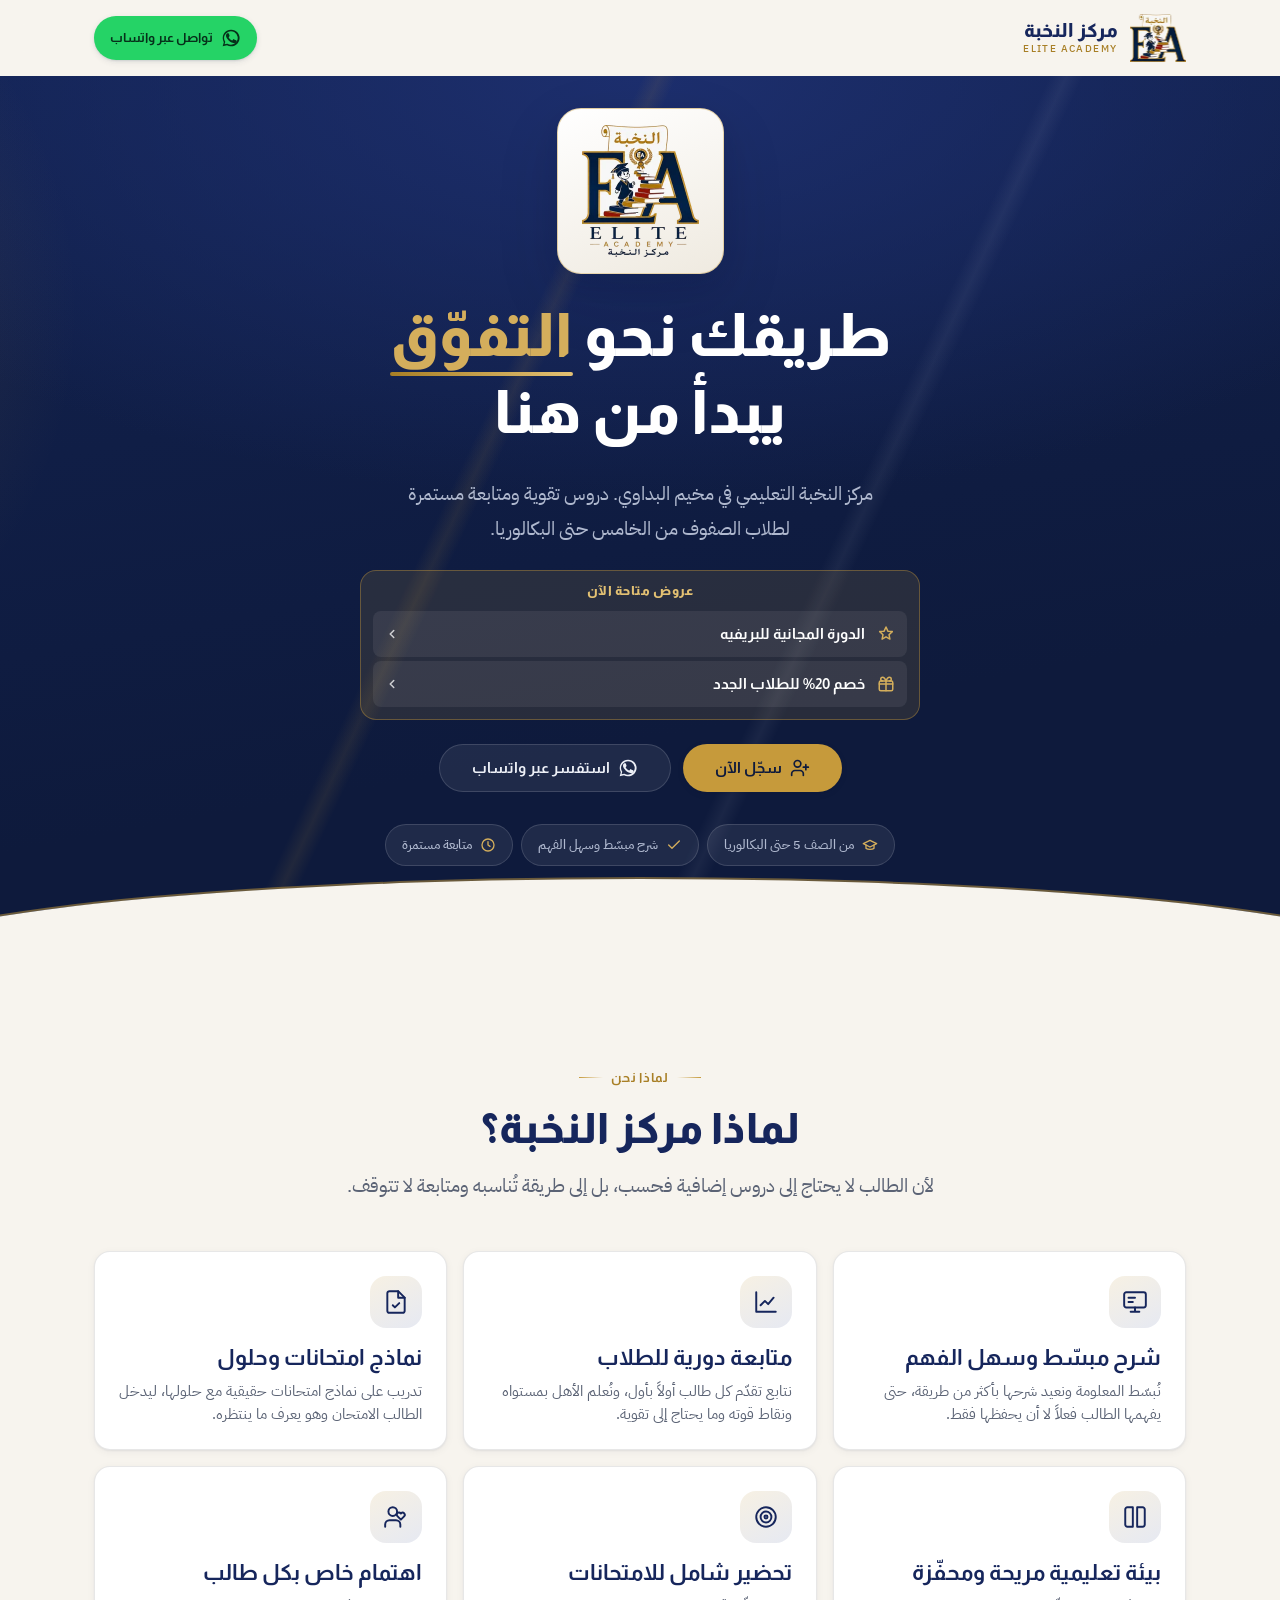
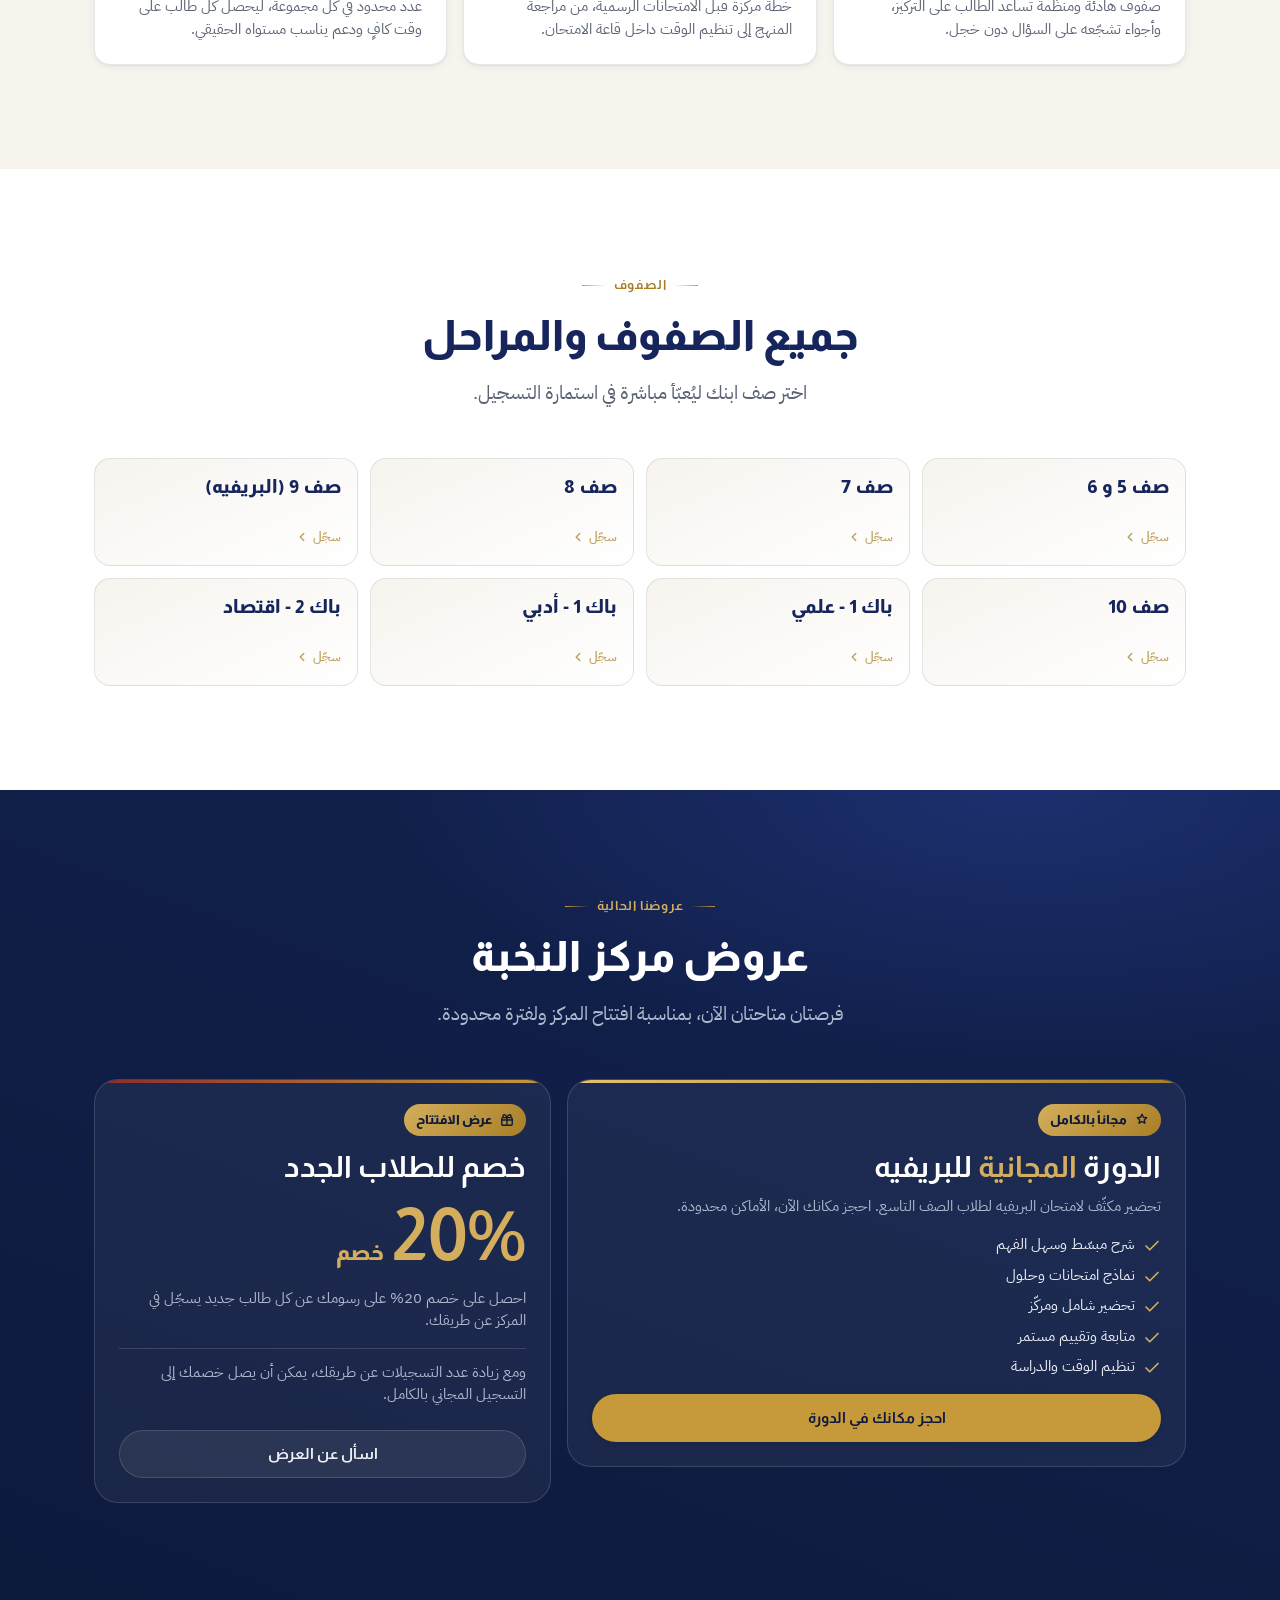
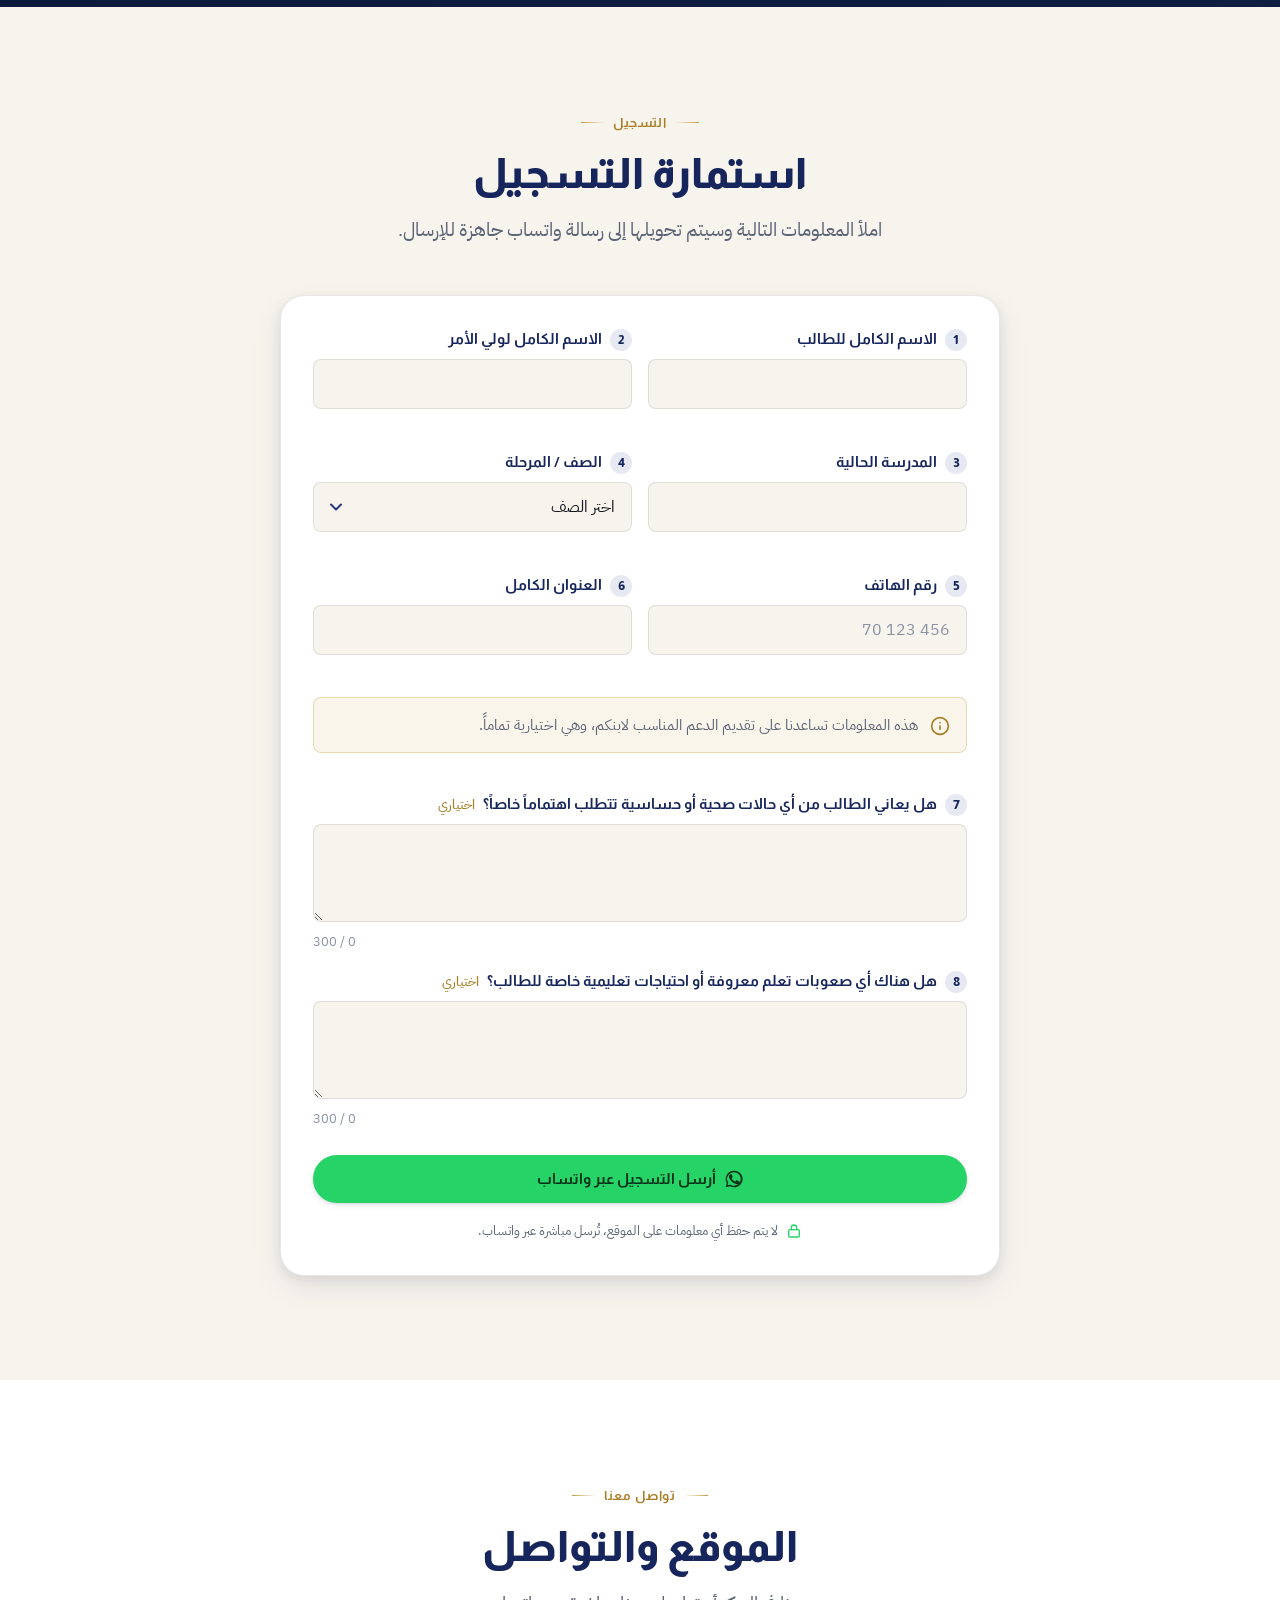
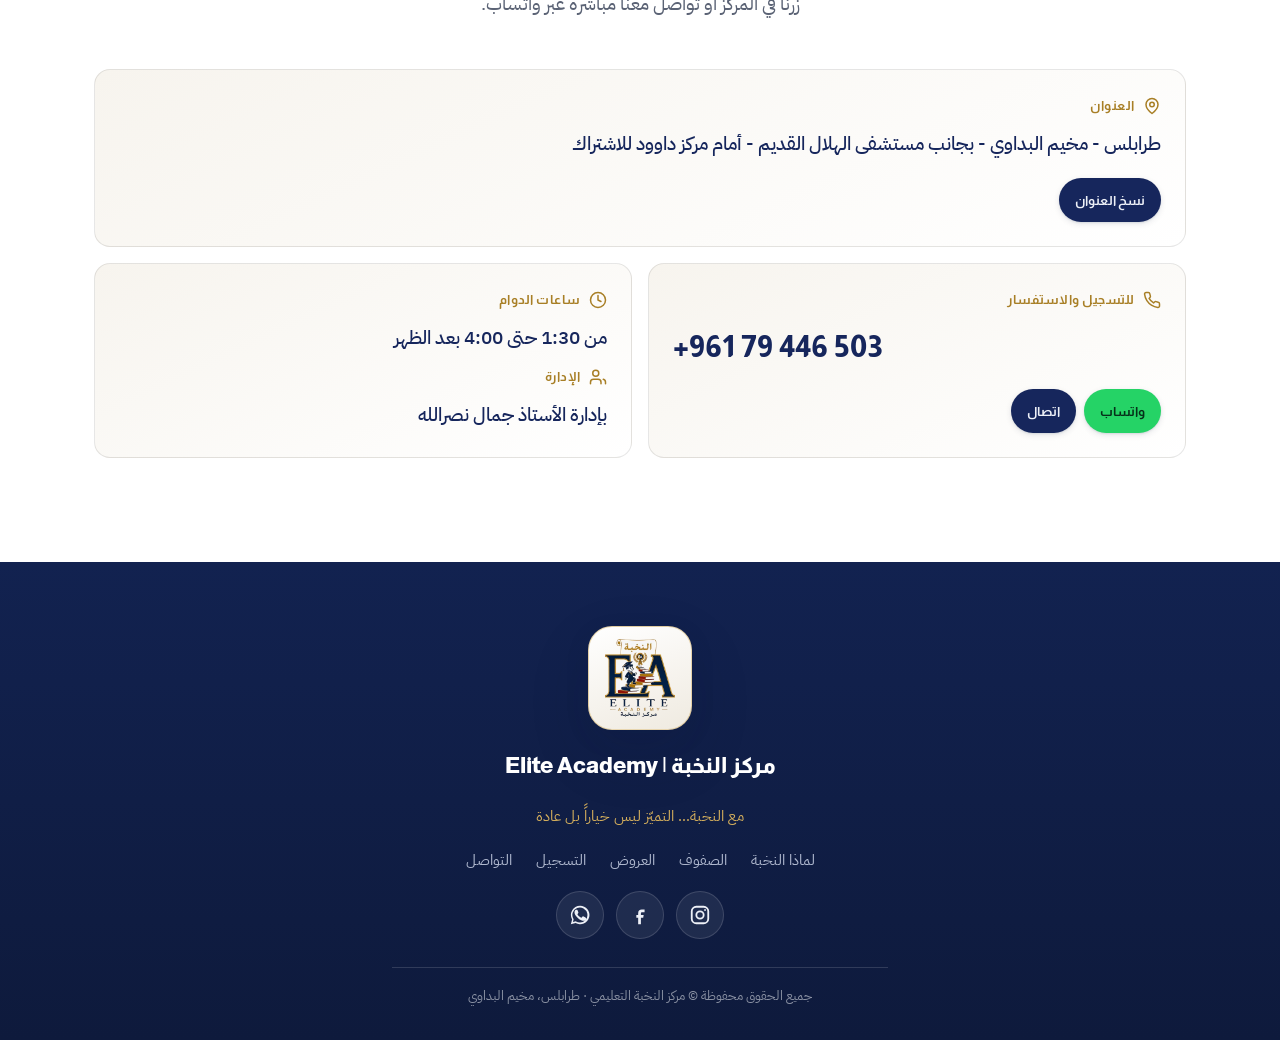
<file: index.html>
<!DOCTYPE html>
<html lang="ar" dir="rtl">
<head>
<meta charset="utf-8">
<meta name="viewport" content="width=device-width, initial-scale=1">
<title>مركز النخبة | Elite Academy · دروس تقوية في مخيم البداوي، طرابلس</title>
<meta name="description" content="مركز النخبة التعليمي في مخيم البداوي، طرابلس. دروس تقوية ومتابعة لطلاب الصفوف من الخامس حتى البكالوريا، بشرح مبسّط ومتابعة مستمرة وتحضير للامتحانات.">
<meta name="theme-color" content="#16265C">

<link rel="icon" href="assets/favicon.png" type="image/png">
<link rel="apple-touch-icon" href="assets/apple-touch-icon.png">

<meta property="og:type" content="website">
<meta property="og:locale" content="ar_AR">
<meta property="og:title" content="مركز النخبة | Elite Academy">
<meta property="og:description" content="طريقك نحو التفوق يبدأ من هنا. دروس تقوية من الصف الخامس حتى البكالوريا في مخيم البداوي، طرابلس.">
<meta property="og:url" content="https://eliteacademylb.netlify.app/">
<meta property="og:image" content="https://eliteacademylb.netlify.app/assets/og-image.jpg">
<meta property="og:image:width" content="1200">
<meta property="og:image:height" content="630">
<meta property="og:image:type" content="image/jpeg">
<meta name="twitter:card" content="summary_large_image">
<link rel="canonical" href="https://eliteacademylb.netlify.app/">

<link rel="preconnect" href="https://fonts.googleapis.com">
<link rel="preconnect" href="https://fonts.gstatic.com" crossorigin>
<link href="https://fonts.googleapis.com/css2?family=Almarai:wght@400;700;800&family=IBM+Plex+Sans+Arabic:wght@400;500;600&display=swap" rel="stylesheet">

<link rel="stylesheet" href="css/tokens.css">
<link rel="stylesheet" href="css/base.css">
<link rel="stylesheet" href="css/components.css">
<link rel="stylesheet" href="css/sections.css">
<link rel="stylesheet" href="css/form.css">
</head>
<body>

<!-- ======================================================================
     SECTION: الهيدر
     ====================================================================== -->
<header class="header">
  <div class="container header__inner">

    <a href="#" class="logo" aria-label="مركز النخبة، الصفحة الرئيسية">
      <img class="logo__mark" src="assets/logo-mark.webp" alt="" width="113" height="96" fetchpriority="high" decoding="async">
      <span class="logo__text">
        <span class="logo__name">مركز النخبة</span>
        <span class="logo__tag">ELITE ACADEMY</span>
      </span>
    </a>

    <a class="btn btn--whatsapp btn--sm header__cta" data-wa href="#">
      <svg viewBox="0 0 24 24" fill="currentColor" aria-hidden="true"><path d="M17.5 14.4c-.3-.2-1.7-.9-2-1-.3-.1-.5-.1-.7.2s-.7 1-.9 1.2c-.2.2-.3.2-.6.1a8 8 0 0 1-2.4-1.5 9 9 0 0 1-1.6-2c-.2-.3 0-.5.1-.6l.5-.6.3-.5v-.6L9.3 6.7c-.2-.5-.5-.5-.7-.5h-.6c-.2 0-.6.1-.9.4-.3.3-1.1 1.1-1.1 2.7s1.2 3.1 1.3 3.3c.2.2 2.3 3.5 5.5 4.8 2.7 1.1 3.3.9 3.9.8.6-.1 1.7-.7 2-1.4.2-.7.2-1.3.2-1.4-.1-.2-.3-.2-.6-.4z"/><path d="M12 2a10 10 0 0 0-8.6 15L2 22l5.2-1.4A10 10 0 1 0 12 2zm0 18.2c-1.5 0-3-.4-4.3-1.2l-.3-.2-3.1.8.8-3-.2-.3A8.2 8.2 0 1 1 12 20.2z"/></svg>
      تواصل عبر واتساب
    </a>

  </div>
</header>

<main>

<!-- ======================================================================
     SECTION: الواجهة الرئيسية
     ====================================================================== -->
<section class="hero">
  <div class="container hero__inner">

    <div class="logo-plate" data-hero="1">
      <img src="assets/logo.webp" alt="شعار مركز النخبة" width="234" height="264" fetchpriority="high" decoding="async">
    </div>

    <h1 data-hero="2">
      طريقك نحو <span class="accent">التفوّق</span><br>يبدأ من هنا
    </h1>

    <p class="hero__lead" data-hero="3">
      مركز النخبة التعليمي في مخيم البداوي. دروس تقوية ومتابعة مستمرة
      لطلاب الصفوف من الخامس حتى البكالوريا.
    </p>

    <div class="hero__offers" data-hero="4">
      <span class="hero__offers-label">عروض متاحة الآن</span>
      <a class="offer-row" href="#offers">
        <svg viewBox="0 0 24 24" fill="none" stroke="currentColor" stroke-width="2" stroke-linecap="round" stroke-linejoin="round" aria-hidden="true"><path d="M12 2.6l2.5 5.6 5.9.6-4.4 4.1 1.2 5.9L12 15.7 6.8 18.8 8 12.9 3.6 8.8l5.9-.6z"/></svg>
        <span>الدورة المجانية للبريفيه</span>
        <svg class="offer-row__arrow" viewBox="0 0 24 24" fill="none" stroke="currentColor" stroke-width="2.6" stroke-linecap="round" stroke-linejoin="round" aria-hidden="true"><path d="M15 6l-6 6 6 6"/></svg>
      </a>
      <a class="offer-row" href="#offers">
        <svg viewBox="0 0 24 24" fill="none" stroke="currentColor" stroke-width="2" stroke-linecap="round" stroke-linejoin="round" aria-hidden="true"><rect x="3" y="8" width="18" height="13" rx="2"/><path d="M3 12h18M12 8v13"/><path d="M12 8S10 3 7.5 3a2.5 2.5 0 0 0 0 5M12 8s2-5 4.5-5a2.5 2.5 0 0 1 0 5"/></svg>
        <span>خصم 20% للطلاب الجدد</span>
        <svg class="offer-row__arrow" viewBox="0 0 24 24" fill="none" stroke="currentColor" stroke-width="2.6" stroke-linecap="round" stroke-linejoin="round" aria-hidden="true"><path d="M15 6l-6 6 6 6"/></svg>
      </a>
    </div>

    <div class="hero__actions" data-hero="5">
      <a class="btn btn--gold" href="#registration">
        <svg viewBox="0 0 24 24" fill="none" stroke="currentColor" stroke-width="2" stroke-linecap="round" stroke-linejoin="round" aria-hidden="true"><path d="M16 21v-2a4 4 0 0 0-4-4H6a4 4 0 0 0-4 4v2"/><circle cx="9" cy="7" r="4"/><path d="M19 8v6M22 11h-6"/></svg>
        سجّل الآن
      </a>
      <a class="btn btn--ghost-light" data-wa href="#">
        <svg viewBox="0 0 24 24" fill="currentColor" aria-hidden="true"><path d="M17.5 14.4c-.3-.2-1.7-.9-2-1-.3-.1-.5-.1-.7.2s-.7 1-.9 1.2c-.2.2-.3.2-.6.1a8 8 0 0 1-2.4-1.5 9 9 0 0 1-1.6-2c-.2-.3 0-.5.1-.6l.5-.6.3-.5v-.6L9.3 6.7c-.2-.5-.5-.5-.7-.5h-.6c-.2 0-.6.1-.9.4-.3.3-1.1 1.1-1.1 2.7s1.2 3.1 1.3 3.3c.2.2 2.3 3.5 5.5 4.8 2.7 1.1 3.3.9 3.9.8.6-.1 1.7-.7 2-1.4.2-.7.2-1.3.2-1.4-.1-.2-.3-.2-.6-.4z"/><path d="M12 2a10 10 0 0 0-8.6 15L2 22l5.2-1.4A10 10 0 1 0 12 2zm0 18.2c-1.5 0-3-.4-4.3-1.2l-.3-.2-3.1.8.8-3-.2-.3A8.2 8.2 0 1 1 12 20.2z"/></svg>
        استفسر عبر واتساب
      </a>
    </div>

    <ul class="hero__chips" data-hero="6">
      <li class="chip chip--onDark">
        <svg viewBox="0 0 24 24" fill="none" stroke="currentColor" stroke-width="2" stroke-linecap="round" stroke-linejoin="round" aria-hidden="true"><path d="M22 10 12 5 2 10l10 5 10-5z"/><path d="M6 12v5c3 2 9 2 12 0v-5"/></svg>
        من الصف 5 حتى البكالوريا
      </li>
      <li class="chip chip--onDark">
        <svg viewBox="0 0 24 24" fill="none" stroke="currentColor" stroke-width="2" stroke-linecap="round" stroke-linejoin="round" aria-hidden="true"><path d="M20 6 9 17l-5-5"/></svg>
        شرح مبسّط وسهل الفهم
      </li>
      <li class="chip chip--onDark">
        <svg viewBox="0 0 24 24" fill="none" stroke="currentColor" stroke-width="2" stroke-linecap="round" stroke-linejoin="round" aria-hidden="true"><circle cx="12" cy="12" r="9"/><path d="M12 7v5l3 2"/></svg>
        متابعة مستمرة
      </li>
    </ul>

  </div>
  <div class="hero__arc" aria-hidden="true"></div>
</section>

<!-- ======================================================================
     SECTION: لماذا مركز النخبة؟
     ====================================================================== -->
<section class="section why" id="why">
  <div class="container">

    <div class="section-head">
      <span class="eyebrow" data-reveal>لماذا نحن</span>
      <h2 data-reveal data-reveal-step="1">لماذا مركز النخبة؟</h2>
      <p data-reveal data-reveal-step="2">
        لأن الطالب لا يحتاج إلى دروس إضافية فحسب، بل إلى طريقة تُناسبه ومتابعة لا تتوقف.
      </p>
    </div>

    <ul class="why__grid">

      <li class="card" data-reveal="scale" data-reveal-step="0">
        <span class="card__icon" aria-hidden="true">
          <svg viewBox="0 0 24 24" fill="none" stroke="currentColor" stroke-width="1.8" stroke-linecap="round" stroke-linejoin="round"><rect x="2" y="3" width="20" height="14" rx="2"/><path d="M8 21h8M12 17v4"/><path d="M6 8h6M6 12h4"/></svg>
        </span>
        <h3>شرح مبسّط وسهل الفهم</h3>
        <p>نُبسّط المعلومة ونعيد شرحها بأكثر من طريقة، حتى يفهمها الطالب فعلاً لا أن يحفظها فقط.</p>
      </li>

      <li class="card" data-reveal="scale" data-reveal-step="1">
        <span class="card__icon" aria-hidden="true">
          <svg viewBox="0 0 24 24" fill="none" stroke="currentColor" stroke-width="1.8" stroke-linecap="round" stroke-linejoin="round"><path d="M3 3v18h18"/><path d="M7 15l4-4 3 3 5-6"/></svg>
        </span>
        <h3>متابعة دورية للطلاب</h3>
        <p>نتابع تقدّم كل طالب أولاً بأول، ونُعلم الأهل بمستواه ونقاط قوته وما يحتاج إلى تقوية.</p>
      </li>

      <li class="card" data-reveal="scale" data-reveal-step="2">
        <span class="card__icon" aria-hidden="true">
          <svg viewBox="0 0 24 24" fill="none" stroke="currentColor" stroke-width="1.8" stroke-linecap="round" stroke-linejoin="round"><path d="M14 2H6a2 2 0 0 0-2 2v16a2 2 0 0 0 2 2h12a2 2 0 0 0 2-2V8z"/><path d="M14 2v6h6"/><path d="M9 15l2 2 4-4"/></svg>
        </span>
        <h3>نماذج امتحانات وحلول</h3>
        <p>تدريب على نماذج امتحانات حقيقية مع حلولها، ليدخل الطالب الامتحان وهو يعرف ما ينتظره.</p>
      </li>

      <li class="card" data-reveal="scale" data-reveal-step="3">
        <span class="card__icon" aria-hidden="true">
          <svg viewBox="0 0 24 24" fill="none" stroke="currentColor" stroke-width="1.8" stroke-linecap="round" stroke-linejoin="round"><path d="M3 5a2 2 0 0 1 2-2h5v18H5a2 2 0 0 1-2-2z"/><path d="M21 5a2 2 0 0 0-2-2h-5v18h5a2 2 0 0 0 2-2z"/></svg>
        </span>
        <h3>بيئة تعليمية مريحة ومحفّزة</h3>
        <p>صفوف هادئة ومنظّمة تساعد الطالب على التركيز، وأجواء تشجّعه على السؤال دون خجل.</p>
      </li>

      <li class="card" data-reveal="scale" data-reveal-step="4">
        <span class="card__icon" aria-hidden="true">
          <svg viewBox="0 0 24 24" fill="none" stroke="currentColor" stroke-width="1.8" stroke-linecap="round" stroke-linejoin="round"><circle cx="12" cy="12" r="9"/><circle cx="12" cy="12" r="5"/><circle cx="12" cy="12" r="1.4"/></svg>
        </span>
        <h3>تحضير شامل للامتحانات</h3>
        <p>خطة مركّزة قبل الامتحانات الرسمية، من مراجعة المنهج إلى تنظيم الوقت داخل قاعة الامتحان.</p>
      </li>

      <li class="card" data-reveal="scale" data-reveal-step="5">
        <span class="card__icon" aria-hidden="true">
          <svg viewBox="0 0 24 24" fill="none" stroke="currentColor" stroke-width="1.8" stroke-linecap="round" stroke-linejoin="round"><path d="M16 21v-2a4 4 0 0 0-4-4H6a4 4 0 0 0-4 4v2"/><circle cx="9" cy="7" r="4"/><path d="M19.5 8.6a2 2 0 0 0-2.8 0l-.2.2-.2-.2a2 2 0 1 0-2.8 2.8l3 3 3-3a2 2 0 0 0 0-2.8z"/></svg>
        </span>
        <h3>اهتمام خاص بكل طالب</h3>
        <p>عدد محدود في كل مجموعة، ليحصل كل طالب على وقت كافٍ ودعم يناسب مستواه الحقيقي.</p>
      </li>

    </ul>

  </div>
</section>

<!-- ======================================================================
     SECTION: الصفوف والمراحل
     كل بطاقة تحمل data-grade: يجب أن تطابق قيمتها قائمة grades في js/content.js
     ====================================================================== -->
<section class="section grades" id="grades">
  <div class="container">

    <div class="section-head">
      <span class="eyebrow" data-reveal>الصفوف</span>
      <h2 data-reveal data-reveal-step="1">جميع الصفوف والمراحل</h2>
      <p data-reveal data-reveal-step="2">
        اختر صف ابنك ليُعبّأ مباشرة في استمارة التسجيل.
      </p>
    </div>

    <div class="grades__grid">

      <button type="button" class="grade" data-grade="صف 5 و 6" data-reveal="scale" data-reveal-step="0">
        <span class="grade__label">صف 5 و 6</span>
        <span class="grade__hint">
          سجّل
          <svg viewBox="0 0 24 24" fill="none" stroke="currentColor" stroke-width="2.4" stroke-linecap="round" stroke-linejoin="round" aria-hidden="true"><path d="M15 6l-6 6 6 6"/></svg>
        </span>
      </button>

      <button type="button" class="grade" data-grade="صف 7" data-reveal="scale" data-reveal-step="1">
        <span class="grade__label">صف 7</span>
        <span class="grade__hint">
          سجّل
          <svg viewBox="0 0 24 24" fill="none" stroke="currentColor" stroke-width="2.4" stroke-linecap="round" stroke-linejoin="round" aria-hidden="true"><path d="M15 6l-6 6 6 6"/></svg>
        </span>
      </button>

      <button type="button" class="grade" data-grade="صف 8" data-reveal="scale" data-reveal-step="2">
        <span class="grade__label">صف 8</span>
        <span class="grade__hint">
          سجّل
          <svg viewBox="0 0 24 24" fill="none" stroke="currentColor" stroke-width="2.4" stroke-linecap="round" stroke-linejoin="round" aria-hidden="true"><path d="M15 6l-6 6 6 6"/></svg>
        </span>
      </button>

      <button type="button" class="grade" data-grade="صف 9 (البريفيه)" data-reveal="scale" data-reveal-step="3">
        <span class="grade__label">صف 9 (البريفيه)</span>
        <span class="grade__hint">
          سجّل
          <svg viewBox="0 0 24 24" fill="none" stroke="currentColor" stroke-width="2.4" stroke-linecap="round" stroke-linejoin="round" aria-hidden="true"><path d="M15 6l-6 6 6 6"/></svg>
        </span>
      </button>

      <button type="button" class="grade" data-grade="صف 10" data-reveal="scale" data-reveal-step="4">
        <span class="grade__label">صف 10</span>
        <span class="grade__hint">
          سجّل
          <svg viewBox="0 0 24 24" fill="none" stroke="currentColor" stroke-width="2.4" stroke-linecap="round" stroke-linejoin="round" aria-hidden="true"><path d="M15 6l-6 6 6 6"/></svg>
        </span>
      </button>

      <button type="button" class="grade" data-grade="باك 1 - علمي" data-reveal="scale" data-reveal-step="5">
        <span class="grade__label">باك 1 - علمي</span>
        <span class="grade__hint">
          سجّل
          <svg viewBox="0 0 24 24" fill="none" stroke="currentColor" stroke-width="2.4" stroke-linecap="round" stroke-linejoin="round" aria-hidden="true"><path d="M15 6l-6 6 6 6"/></svg>
        </span>
      </button>

      <button type="button" class="grade" data-grade="باك 1 - أدبي" data-reveal="scale" data-reveal-step="6">
        <span class="grade__label">باك 1 - أدبي</span>
        <span class="grade__hint">
          سجّل
          <svg viewBox="0 0 24 24" fill="none" stroke="currentColor" stroke-width="2.4" stroke-linecap="round" stroke-linejoin="round" aria-hidden="true"><path d="M15 6l-6 6 6 6"/></svg>
        </span>
      </button>

      <button type="button" class="grade" data-grade="باك 2 - اقتصاد" data-reveal="scale" data-reveal-step="7">
        <span class="grade__label">باك 2 - اقتصاد</span>
        <span class="grade__hint">
          سجّل
          <svg viewBox="0 0 24 24" fill="none" stroke="currentColor" stroke-width="2.4" stroke-linecap="round" stroke-linejoin="round" aria-hidden="true"><path d="M15 6l-6 6 6 6"/></svg>
        </span>
      </button>

    </div>

  </div>
</section>

<!-- ======================================================================
     SECTION: العروض
     لإخفاء أي عرض انتهت مدته: أضف كلمة hidden إلى عنصر <article> الخاص به.
     ====================================================================== -->
<section class="section offers" id="offers">
  <div class="container">

    <div class="section-head">
      <span class="eyebrow" data-reveal>عروضنا الحالية</span>
      <h2 data-reveal data-reveal-step="1">عروض مركز النخبة</h2>
      <p data-reveal data-reveal-step="2">
        فرصتان متاحتان الآن، بمناسبة افتتاح المركز ولفترة محدودة.
      </p>
    </div>

    <div class="offers__grid">

      <!-- العرض 1: الدورة المجانية للبريفيه -->
      <article class="panel" data-reveal>
        <span class="panel__badge">
          <svg viewBox="0 0 24 24" fill="none" stroke="currentColor" stroke-width="2.4" stroke-linecap="round" stroke-linejoin="round" aria-hidden="true" width="14" height="14"><path d="M12 2l2.4 5.4 5.6.6-4.2 3.9 1.2 5.6L12 14.8 6.9 17.5l1.2-5.6L4 8l5.6-.6z"/></svg>
          مجاناً بالكامل
        </span>

        <h3>الدورة <span class="accent">المجانية</span> للبريفيه</h3>
        <p>تحضير مكثّف لامتحان البريفيه لطلاب الصف التاسع. احجز مكانك الآن، الأماكن محدودة.</p>

        <ul class="panel__list">
          <li>
            <svg viewBox="0 0 24 24" fill="none" stroke="currentColor" stroke-width="2.2" stroke-linecap="round" stroke-linejoin="round" aria-hidden="true"><path d="M20 6 9 17l-5-5"/></svg>
            شرح مبسّط وسهل الفهم
          </li>
          <li>
            <svg viewBox="0 0 24 24" fill="none" stroke="currentColor" stroke-width="2.2" stroke-linecap="round" stroke-linejoin="round" aria-hidden="true"><path d="M20 6 9 17l-5-5"/></svg>
            نماذج امتحانات وحلول
          </li>
          <li>
            <svg viewBox="0 0 24 24" fill="none" stroke="currentColor" stroke-width="2.2" stroke-linecap="round" stroke-linejoin="round" aria-hidden="true"><path d="M20 6 9 17l-5-5"/></svg>
            تحضير شامل ومركّز
          </li>
          <li>
            <svg viewBox="0 0 24 24" fill="none" stroke="currentColor" stroke-width="2.2" stroke-linecap="round" stroke-linejoin="round" aria-hidden="true"><path d="M20 6 9 17l-5-5"/></svg>
            متابعة وتقييم مستمر
          </li>
          <li>
            <svg viewBox="0 0 24 24" fill="none" stroke="currentColor" stroke-width="2.2" stroke-linecap="round" stroke-linejoin="round" aria-hidden="true"><path d="M20 6 9 17l-5-5"/></svg>
            تنظيم الوقت والدراسة
          </li>
        </ul>

        <a class="btn btn--gold btn--block" data-wa="brevet" href="#">احجز مكانك في الدورة</a>
      </article>

      <!-- العرض 2: خصم الطلاب الجدد -->
      <article class="panel panel--accent" data-reveal data-reveal-step="1">
        <span class="panel__badge">
          <svg viewBox="0 0 24 24" fill="none" stroke="currentColor" stroke-width="2.4" stroke-linecap="round" stroke-linejoin="round" aria-hidden="true" width="14" height="14"><rect x="3" y="8" width="18" height="13" rx="2"/><path d="M3 12h18M12 8v13"/><path d="M12 8S10 3 7.5 3a2.5 2.5 0 0 0 0 5M12 8s2-5 4.5-5a2.5 2.5 0 0 1 0 5"/></svg>
          عرض الافتتاح
        </span>

        <h3>خصم للطلاب الجدد</h3>

        <div class="panel__figure">
          <b>20%</b>
          <span>خصم</span>
        </div>

        <p>احصل على خصم 20% على رسومك عن كل طالب جديد يسجّل في المركز عن طريقك.</p>

        <p class="panel__note">
          ومع زيادة عدد التسجيلات عن طريقك، يمكن أن يصل خصمك إلى التسجيل المجاني بالكامل.
        </p>

        <div class="form-actions">
          <a class="btn btn--ghost-light btn--block" data-wa="offer" href="#">اسأل عن العرض</a>
        </div>
      </article>

    </div>

  </div>
</section>

<!-- ======================================================================
     SECTION: استمارة التسجيل
     لا تُحفظ أي بيانات، الاستمارة تبني رسالة واتساب فقط.
     ====================================================================== -->
<section class="section registration" id="registration">
  <div class="container">

    <div class="section-head">
      <span class="eyebrow" data-reveal>التسجيل</span>
      <h2 data-reveal data-reveal-step="1">استمارة التسجيل</h2>
      <p data-reveal data-reveal-step="2">
        املأ المعلومات التالية وسيتم تحويلها إلى رسالة واتساب جاهزة للإرسال.
      </p>
    </div>

    <div class="form-shell" data-reveal>

      <form id="registration-form" novalidate>

        <div class="form-grid">

          <div class="field">
            <label class="field__label" for="student">
              <span class="field__num">1</span>
              الاسم الكامل للطالب
            </label>
            <input class="field__control" type="text" id="student" name="student" required autocomplete="off">
            <div class="field__meta">
              <span class="field__error">
                <svg viewBox="0 0 24 24" fill="none" stroke="currentColor" stroke-width="2.2" stroke-linecap="round" aria-hidden="true"><circle cx="12" cy="12" r="10"/><path d="M12 8v5M12 16.5v.01"/></svg>
                يرجى إدخال اسم الطالب
              </span>
            </div>
          </div>

          <div class="field">
            <label class="field__label" for="guardian">
              <span class="field__num">2</span>
              الاسم الكامل لولي الأمر
            </label>
            <input class="field__control" type="text" id="guardian" name="guardian" required autocomplete="off">
            <div class="field__meta">
              <span class="field__error">
                <svg viewBox="0 0 24 24" fill="none" stroke="currentColor" stroke-width="2.2" stroke-linecap="round" aria-hidden="true"><circle cx="12" cy="12" r="10"/><path d="M12 8v5M12 16.5v.01"/></svg>
                يرجى إدخال اسم ولي الأمر
              </span>
            </div>
          </div>

          <div class="field">
            <label class="field__label" for="school">
              <span class="field__num">3</span>
              المدرسة الحالية
            </label>
            <input class="field__control" type="text" id="school" name="school" required autocomplete="off">
            <div class="field__meta">
              <span class="field__error">
                <svg viewBox="0 0 24 24" fill="none" stroke="currentColor" stroke-width="2.2" stroke-linecap="round" aria-hidden="true"><circle cx="12" cy="12" r="10"/><path d="M12 8v5M12 16.5v.01"/></svg>
                يرجى إدخال اسم المدرسة
              </span>
            </div>
          </div>

          <div class="field">
            <label class="field__label" for="grade">
              <span class="field__num">4</span>
              الصف / المرحلة
            </label>
            <select class="field__control" id="grade" name="grade" required>
              <option value="">اختر الصف</option>
            </select>
            <div class="field__meta">
              <span class="field__error">
                <svg viewBox="0 0 24 24" fill="none" stroke="currentColor" stroke-width="2.2" stroke-linecap="round" aria-hidden="true"><circle cx="12" cy="12" r="10"/><path d="M12 8v5M12 16.5v.01"/></svg>
                يرجى اختيار الصف
              </span>
            </div>
          </div>

          <div class="field">
            <label class="field__label" for="phone">
              <span class="field__num">5</span>
              رقم الهاتف
            </label>
            <input class="field__control field__control--tel" type="tel" id="phone" name="phone" required inputmode="tel" autocomplete="tel" placeholder="70 123 456">
            <div class="field__meta">
              <span class="field__error">
                <svg viewBox="0 0 24 24" fill="none" stroke="currentColor" stroke-width="2.2" stroke-linecap="round" aria-hidden="true"><circle cx="12" cy="12" r="10"/><path d="M12 8v5M12 16.5v.01"/></svg>
                يرجى إدخال رقم هاتف صحيح
              </span>
            </div>
          </div>

          <div class="field">
            <label class="field__label" for="address">
              <span class="field__num">6</span>
              العنوان الكامل
            </label>
            <input class="field__control" type="text" id="address" name="address" required autocomplete="off">
            <div class="field__meta">
              <span class="field__error">
                <svg viewBox="0 0 24 24" fill="none" stroke="currentColor" stroke-width="2.2" stroke-linecap="round" aria-hidden="true"><circle cx="12" cy="12" r="10"/><path d="M12 8v5M12 16.5v.01"/></svg>
                يرجى إدخال العنوان
              </span>
            </div>
          </div>

          <div class="field field--wide">
            <div class="form-note">
              <svg viewBox="0 0 24 24" fill="none" stroke="currentColor" stroke-width="2" stroke-linecap="round" stroke-linejoin="round" aria-hidden="true"><circle cx="12" cy="12" r="10"/><path d="M12 16v-4M12 8v.01"/></svg>
              <p>هذه المعلومات تساعدنا على تقديم الدعم المناسب لابنكم، وهي اختيارية تماماً.</p>
            </div>
          </div>

          <div class="field field--wide">
            <label class="field__label" for="health">
              <span class="field__num">7</span>
              هل يعاني الطالب من أي حالات صحية أو حساسية تتطلب اهتماماً خاصاً؟
              <span class="field__optional">اختياري</span>
            </label>
            <textarea class="field__control" id="health" name="health" maxlength="300" rows="3"></textarea>
            <div class="field__meta">
              <span class="field__count" data-count-for="health"></span>
            </div>
          </div>

          <div class="field field--wide">
            <label class="field__label" for="needs">
              <span class="field__num">8</span>
              هل هناك أي صعوبات تعلم معروفة أو احتياجات تعليمية خاصة للطالب؟
              <span class="field__optional">اختياري</span>
            </label>
            <textarea class="field__control" id="needs" name="needs" maxlength="300" rows="3"></textarea>
            <div class="field__meta">
              <span class="field__count" data-count-for="needs"></span>
            </div>
          </div>

        </div>

        <div class="form-actions">
          <button type="submit" class="btn btn--whatsapp btn--block">
            <svg viewBox="0 0 24 24" fill="currentColor" aria-hidden="true"><path d="M17.5 14.4c-.3-.2-1.7-.9-2-1-.3-.1-.5-.1-.7.2s-.7 1-.9 1.2c-.2.2-.3.2-.6.1a8 8 0 0 1-2.4-1.5 9 9 0 0 1-1.6-2c-.2-.3 0-.5.1-.6l.5-.6.3-.5v-.6L9.3 6.7c-.2-.5-.5-.5-.7-.5h-.6c-.2 0-.6.1-.9.4-.3.3-1.1 1.1-1.1 2.7s1.2 3.1 1.3 3.3c.2.2 2.3 3.5 5.5 4.8 2.7 1.1 3.3.9 3.9.8.6-.1 1.7-.7 2-1.4.2-.7.2-1.3.2-1.4-.1-.2-.3-.2-.6-.4z"/><path d="M12 2a10 10 0 0 0-8.6 15L2 22l5.2-1.4A10 10 0 1 0 12 2zm0 18.2c-1.5 0-3-.4-4.3-1.2l-.3-.2-3.1.8.8-3-.2-.3A8.2 8.2 0 1 1 12 20.2z"/></svg>
            أرسل التسجيل عبر واتساب
          </button>
        </div>

        <div class="form-privacy">
          <svg viewBox="0 0 24 24" fill="none" stroke="currentColor" stroke-width="2" stroke-linecap="round" stroke-linejoin="round" aria-hidden="true"><rect x="4" y="10" width="16" height="11" rx="2"/><path d="M8 10V7a4 4 0 0 1 8 0v3"/></svg>
          <p>لا يتم حفظ أي معلومات على الموقع، تُرسل مباشرة عبر واتساب.</p>
        </div>

      </form>

      <!-- لوحة التأكيد بعد بناء الرسالة -->
      <div class="form-done" id="form-done">
        <span class="form-done__icon" aria-hidden="true">
          <svg viewBox="0 0 24 24" fill="none" stroke="currentColor" stroke-width="2.4" stroke-linecap="round" stroke-linejoin="round"><path d="M20 6 9 17l-5-5"/></svg>
        </span>

        <h3>رسالتك جاهزة</h3>
        <p>إذا لم يفتح واتساب تلقائياً، اضغط الزر بالأسفل أو انسخ الرسالة وأرسلها يدوياً.</p>

        <pre class="form-done__preview" id="form-preview"></pre>

        <p class="form-done__warn" id="form-trim" hidden>
          <svg viewBox="0 0 24 24" fill="none" stroke="currentColor" stroke-width="2" stroke-linecap="round" stroke-linejoin="round" aria-hidden="true"><path d="M10.3 3.9 1.8 18a2 2 0 0 0 1.7 3h17a2 2 0 0 0 1.7-3L13.7 3.9a2 2 0 0 0-3.4 0z"/><path d="M12 9v4M12 17v.01"/></svg>
          إجاباتك طويلة، لذلك قد تصل مختصرة إلى واتساب، استخدم «نسخ الرسالة» لإرسالها كاملة.
        </p>

        <div class="form-done__actions">
          <a class="btn btn--whatsapp" id="form-send" href="#" target="_blank" rel="noopener">فتح واتساب</a>
          <button type="button" class="btn btn--navy" id="form-copy">نسخ الرسالة</button>
        </div>

        <span class="copy-ok" id="copy-state" role="status" aria-live="polite"></span>
      </div>

    </div>

  </div>
</section>

<!-- ======================================================================
     SECTION: الموقع والتواصل
     ====================================================================== -->
<section class="section contact" id="contact">
  <div class="container">

    <div class="section-head">
      <span class="eyebrow" data-reveal>تواصل معنا</span>
      <h2 data-reveal data-reveal-step="1">الموقع والتواصل</h2>
      <p data-reveal data-reveal-step="2">
        زرنا في المركز أو تواصل معنا مباشرة عبر واتساب.
      </p>
    </div>

    <div class="contact__grid">

      <div class="contact__card contact__card--wide" data-reveal>
        <span class="contact__label">
          <svg viewBox="0 0 24 24" fill="none" stroke="currentColor" stroke-width="2" stroke-linecap="round" stroke-linejoin="round" aria-hidden="true"><path d="M20 10c0 6-8 12-8 12s-8-6-8-12a8 8 0 0 1 16 0z"/><circle cx="12" cy="10" r="3"/></svg>
          العنوان
        </span>
        <p class="contact__value" id="address-text" data-site="address"></p>
        <div class="contact__actions">
          <button type="button" class="btn btn--navy btn--sm" data-copy="#address-text">نسخ العنوان</button>
        </div>
      </div>

      <div class="contact__card" data-reveal data-reveal-step="1">
        <span class="contact__label">
          <svg viewBox="0 0 24 24" fill="none" stroke="currentColor" stroke-width="2" stroke-linecap="round" stroke-linejoin="round" aria-hidden="true"><path d="M22 16.9v3a2 2 0 0 1-2.2 2 19.8 19.8 0 0 1-8.6-3.1 19.5 19.5 0 0 1-6-6A19.8 19.8 0 0 1 2.1 4.2 2 2 0 0 1 4.1 2h3a2 2 0 0 1 2 1.7c.1 1 .4 1.9.7 2.8a2 2 0 0 1-.5 2.1L8.1 9.9a16 16 0 0 0 6 6l1.3-1.2a2 2 0 0 1 2.1-.5c.9.3 1.8.6 2.8.7a2 2 0 0 1 1.7 2z"/></svg>
          للتسجيل والاستفسار
        </span>
        <p class="contact__value contact__value--phone" data-site="phoneDisplay"></p>
        <div class="contact__actions">
          <a class="btn btn--whatsapp btn--sm" data-wa href="#">واتساب</a>
          <a class="btn btn--navy btn--sm" data-tel href="#">اتصال</a>
        </div>
      </div>

      <div class="contact__card" data-reveal data-reveal-step="2">
        <span class="contact__label">
          <svg viewBox="0 0 24 24" fill="none" stroke="currentColor" stroke-width="2" stroke-linecap="round" stroke-linejoin="round" aria-hidden="true"><circle cx="12" cy="12" r="10"/><path d="M12 6v6l4 2"/></svg>
          ساعات الدوام
        </span>
        <p class="contact__value" data-site="hours"></p>

        <span class="contact__label">
          <svg viewBox="0 0 24 24" fill="none" stroke="currentColor" stroke-width="2" stroke-linecap="round" stroke-linejoin="round" aria-hidden="true"><path d="M16 21v-2a4 4 0 0 0-4-4H6a4 4 0 0 0-4 4v2"/><circle cx="9" cy="7" r="4"/><path d="M22 21v-2a4 4 0 0 0-3-3.9"/></svg>
          الإدارة
        </span>
        <p class="contact__value" data-site="director"></p>
      </div>


    </div>

  </div>
</section>

</main>

<!-- ======================================================================
     SECTION: التذييل
     ====================================================================== -->
<footer class="footer">
  <div class="container footer__inner">

    <div class="logo-plate">
      <img src="assets/logo.webp" alt="شعار مركز النخبة" width="234" height="264" loading="lazy" decoding="async">
    </div>

    <p class="footer__name">مركز النخبة | Elite Academy</p>
    <p class="footer__tagline">مع النخبة… التميّز ليس خياراً بل عادة</p>

    <nav class="footer__nav" aria-label="روابط الموقع">
      <a href="#why">لماذا النخبة</a>
      <a href="#grades">الصفوف</a>
      <a href="#offers">العروض</a>
      <a href="#registration">التسجيل</a>
      <a href="#contact">التواصل</a>
    </nav>

    <div class="socials">
      <a class="social" data-social="instagram" href="#" aria-label="إنستغرام" aria-disabled="true">
        <svg viewBox="0 0 24 24" fill="none" stroke="currentColor" stroke-width="2" stroke-linecap="round" stroke-linejoin="round" aria-hidden="true"><rect x="3" y="3" width="18" height="18" rx="5"/><circle cx="12" cy="12" r="4"/><circle cx="17.5" cy="6.5" r="1" fill="currentColor" stroke="none"/></svg>
      </a>
      <a class="social" data-social="facebook" href="#" aria-label="فيسبوك" aria-disabled="true">
        <svg viewBox="0 0 24 24" fill="currentColor" aria-hidden="true"><path d="M14 9h3V6h-3a4 4 0 0 0-4 4v2H8v3h2v7h3v-7h2.5l.5-3H13v-2a1 1 0 0 1 1-1z"/></svg>
      </a>
      <a class="social" data-wa href="#" aria-label="واتساب">
        <svg viewBox="0 0 24 24" fill="currentColor" aria-hidden="true"><path d="M17.5 14.4c-.3-.2-1.7-.9-2-1-.3-.1-.5-.1-.7.2s-.7 1-.9 1.2c-.2.2-.3.2-.6.1a8 8 0 0 1-2.4-1.5 9 9 0 0 1-1.6-2c-.2-.3 0-.5.1-.6l.5-.6.3-.5v-.6L9.3 6.7c-.2-.5-.5-.5-.7-.5h-.6c-.2 0-.6.1-.9.4-.3.3-1.1 1.1-1.1 2.7s1.2 3.1 1.3 3.3c.2.2 2.3 3.5 5.5 4.8 2.7 1.1 3.3.9 3.9.8.6-.1 1.7-.7 2-1.4.2-.7.2-1.3.2-1.4-.1-.2-.3-.2-.6-.4z"/><path d="M12 2a10 10 0 0 0-8.6 15L2 22l5.2-1.4A10 10 0 1 0 12 2zm0 18.2c-1.5 0-3-.4-4.3-1.2l-.3-.2-3.1.8.8-3-.2-.3A8.2 8.2 0 1 1 12 20.2z"/></svg>
      </a>
    </div>

    <p class="footer__bottom">
      جميع الحقوق محفوظة © مركز النخبة التعليمي · طرابلس، مخيم البداوي
    </p>

  </div>
</footer>

<!-- ======================================================================
     SECTION: شريط الإجراءات للهاتف
     ====================================================================== -->
<nav class="mobilebar" aria-label="إجراءات سريعة">
  <a class="btn btn--gold" href="#registration">سجّل الآن</a>
  <a class="btn btn--whatsapp" data-wa href="#">
    <svg viewBox="0 0 24 24" fill="currentColor" aria-hidden="true"><path d="M17.5 14.4c-.3-.2-1.7-.9-2-1-.3-.1-.5-.1-.7.2s-.7 1-.9 1.2c-.2.2-.3.2-.6.1a8 8 0 0 1-2.4-1.5 9 9 0 0 1-1.6-2c-.2-.3 0-.5.1-.6l.5-.6.3-.5v-.6L9.3 6.7c-.2-.5-.5-.5-.7-.5h-.6c-.2 0-.6.1-.9.4-.3.3-1.1 1.1-1.1 2.7s1.2 3.1 1.3 3.3c.2.2 2.3 3.5 5.5 4.8 2.7 1.1 3.3.9 3.9.8.6-.1 1.7-.7 2-1.4.2-.7.2-1.3.2-1.4-.1-.2-.3-.2-.6-.4z"/><path d="M12 2a10 10 0 0 0-8.6 15L2 22l5.2-1.4A10 10 0 1 0 12 2zm0 18.2c-1.5 0-3-.4-4.3-1.2l-.3-.2-3.1.8.8-3-.2-.3A8.2 8.2 0 1 1 12 20.2z"/></svg>
    واتساب
  </a>
</nav>

<script src="js/content.js"></script>
<script src="js/whatsapp.js"></script>
<script src="js/reveal.js" defer></script>
<script src="js/form.js" defer></script>
<script src="js/main.js" defer></script>
</body>
</html>
</file>
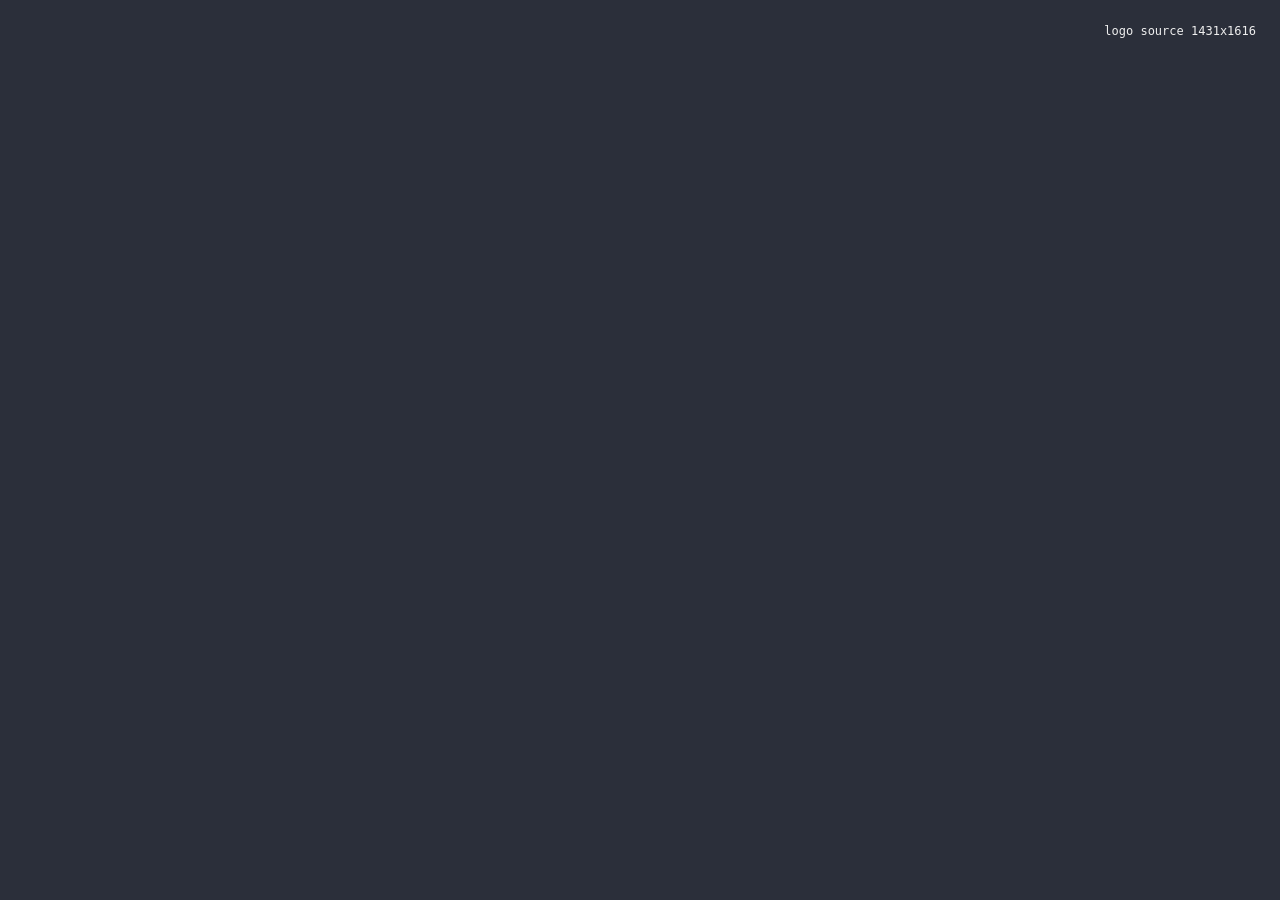
<file: print/card-render.html>
<!DOCTYPE html>
<html lang="ar" dir="rtl">
<head>
<meta charset="utf-8">
<title>Card renderer</title>
<link rel="preconnect" href="https://fonts.googleapis.com">
<link rel="preconnect" href="https://fonts.gstatic.com" crossorigin>
<link href="https://fonts.googleapis.com/css2?family=Almarai:wght@400;700;800&family=IBM+Plex+Sans+Arabic:wght@400;500;600&display=swap" rel="stylesheet">
<style>
  body { background:#2b2f3a; margin:0; padding:24px; font-family:system-ui; color:#eee; }
  canvas { background:#fff; width:640px; height:auto; margin:0 0 12px 0; box-shadow:0 8px 24px rgba(0,0,0,.4); }
  #log { font:12px ui-monospace,monospace; white-space:pre; }
</style>
</head>
<body>
<div id="out"></div>
<div id="log"></div>

<script>
/* ==========================================================================
   مولّد بطاقة A6 أفقية لمركز النخبة.

   أداة بناء, ليست جزءاً من الموقع. تُشغَّل يدوياً عند الحاجة لإعادة توليد
   ملفات مجلد print/, ثم يحوّل سكربت بايثون نتيجتها إلى PDF وصورة واتساب.

   لماذا المتصفح بدل بايثون: تشكيل الحروف العربية وترتيبها يحتاج محرّك نص,
   و Pillow في هذه البيئة بلا HarfBuzz فينتج حروفاً منفصلة ومقلوبة.

   التشغيل: شغّل خادماً في مجلد المشروع, افتح print/card-render.html,
   وشغّل خادم الحفظ على المنفذ 5174.
   ========================================================================== */

const DPI = 300;
const MM  = DPI / 25.4;
const mm  = v => v * MM;

const W = Math.round(mm(154));      // A6 أفقية: 148 ملم + 3 ملم bleed لكل جهة
const H = Math.round(mm(111));      // A6 أفقية: 105 ملم + 3 ملم bleed لكل جهة
const BLEED = Math.round(mm(3));
const SAFE  = BLEED + Math.round(mm(5));
const CW = W - 2 * SAFE;

const NAVY = '#16265C', NAVY_D = '#0E1A3C', NAVY_L = '#24397F';
const GOLD = '#D4A43C';   // أفتح قليلاً من ذهب الموقع لأن الطباعة تُبهت الألوان الدافئة
const GOLD_L = '#E6C475';
const CREAM = '#F7F4EE', WHITE = '#FFFFFF', INK = '#14161C', MUTED = '#5B6375';

/* ---- المقاسات القابلة للتعديل ---- */
const QR_MM      = 42;    // لا تُصغّره: الهامش حوله جزء من الرمز
const GUTTER_MM  = 5;     // الفراغ بين عمود الرمز وعمود النص
const ADDR_MM    = 3.8;
const ADDR_LEAD  = 4.6;
const BAND_MM    = 30;    // الشريط الكحلي في الأعلى

/* ---- العمودان: الرمز يساراً والنص يميناً, والقراءة من اليمين ---- */
const QR_PX = Math.round(mm(QR_MM));
const QR_X  = SAFE;
const COL_R = W - SAFE;                                  // حافة عمود النص اليمنى
const COL_W = CW - QR_PX - Math.round(mm(GUTTER_MM));
const COL_L = COL_R - COL_W;

const BAND     = Math.round(mm(BAND_MM));
const BODY_BOT = H - SAFE;

const QR_N = 33;
const QR_BITS = '[base64]';

/* كل الحروف المستعملة في البطاقة: تُمرَّر إلى fonts.load لإجبار تحميل الجزء العربي */
const SAMPLE = 'مع النخبة… التميّز ليس خياراً بل عادة من الصف الخامس حتى البكالوريا ' +
  'علمي · أدبي · اقتصاد عروض متاحة الآن مجاناً الدورة المجانية للبريفيه خصم للطلاب الجدد ' +
  'شرح مبسّط وسهل الفهم متابعة مستمرة للطلاب نماذج امتحانات وحلول للتسجيل والاستفسار ' +
  'طرابلس · مخيم البداوي بجانب مستشفى الهلال القديم أمام مركز داوود للاشتراك امسح للموقع ' +
  '@eliteacademylb +961 79 446 503 20%';

const FACES = ['800 40px Almarai', '700 40px Almarai', '400 40px Almarai',
               '600 40px "IBM Plex Sans Arabic"', '500 40px "IBM Plex Sans Arabic"',
               '400 40px "IBM Plex Sans Arabic"'];

const log = m => { document.getElementById('log').textContent += m + '\n'; };

function roundRect(ctx, X, Y, RW, RH, r) { ctx.beginPath(); ctx.roundRect(X, Y, RW, RH, r); }

/** يرسم رمز QR من مصفوفة الوحدات: أحدّ من تصغير صورة جاهزة */
function drawQR(ctx, x, y, sizePx) {
  // بلا خلفية بيضاء: خلفية البطاقة الكريمية نفسها هي الهامش الهادئ.
  // التباين بين الكحلي والكريمي عالٍ جداً, لكن الهامش الهادئ يبقى إلزامياً.
  const quiet = 4, total = QR_N + quiet * 2, m = sizePx / total;
  ctx.fillStyle = NAVY_D;
  for (let r = 0; r < QR_N; r++) for (let c = 0; c < QR_N; c++) {
    if (QR_BITS[r * QR_N + c] === '1') {
      ctx.fillRect(Math.floor(x + (c + quiet) * m), Math.floor(y + (r + quiet) * m),
                   Math.ceil(m) + 1, Math.ceil(m) + 1);
    }
  }
  return m;
}

/** dir مهم: الهاتف والمعرّف يُكتبان من اليسار, وإلا انعكست أرقامهما وعلامة @ */
function text(ctx, str, x, y, { font, fill, align = 'right', ls = '0px', dir = 'rtl' }) {
  ctx.font = font; ctx.fillStyle = fill; ctx.textAlign = align;
  ctx.letterSpacing = ls; ctx.textBaseline = 'alphabetic'; ctx.direction = dir;
  ctx.fillText(str, x, y);
  ctx.letterSpacing = '0px'; ctx.direction = 'rtl';
}

const widthOf = (ctx, str, font) => { ctx.font = font; return ctx.measureText(str).width; };

async function render(variant, logo) {
  const c = document.createElement('canvas');
  c.width = W; c.height = H;
  const x = c.getContext('2d');
  const fail = [];

  // خط بديل = بطاقة خاطئة لا يكشفها النظر بسهولة, فالفحص هنا لا في التشغيل فقط
  FACES.forEach(f => { if (!document.fonts.check(f, SAMPLE)) fail.push('خط غير محمّل: ' + f); });

  x.fillStyle = CREAM; x.fillRect(0, 0, W, H);

  // ---------------- navy band ----------------
  const g = x.createLinearGradient(0, 0, W * 0.6, BAND);
  g.addColorStop(0, NAVY_L); g.addColorStop(1, NAVY_D);
  x.fillStyle = g; x.fillRect(0, 0, W, BAND);

  x.save(); x.beginPath(); x.rect(0, 0, W, BAND); x.clip();
  x.strokeStyle = 'rgba(214,167,61,.16)'; x.lineWidth = mm(1);
  [W * .10, W * .17].forEach(sx => {
    x.beginPath(); x.moveTo(sx, -40); x.lineTo(sx - BAND * 1.3, BAND + 40); x.stroke();
  });
  x.restore();
  x.fillStyle = GOLD; x.fillRect(0, BAND - Math.round(mm(0.8)), W, Math.round(mm(0.8)));

  // ---------------- logo on a light plate (brand rule), at the right of the band ----------------
  const LOGO_W = Math.round(mm(15.5));
  const LOGO_H = Math.round(LOGO_W * logo.naturalHeight / logo.naturalWidth);
  const PAD = Math.round(mm(2.5));
  const PW = LOGO_W + PAD * 2, PH = LOGO_H + PAD * 2;
  const PX = COL_R - PW, PY = Math.round(mm(4.5));
  x.save();
  x.shadowColor = 'rgba(0,0,0,.30)'; x.shadowBlur = mm(3); x.shadowOffsetY = mm(1);
  x.fillStyle = WHITE; roundRect(x, PX, PY, PW, PH, mm(3)); x.fill();
  x.restore();
  x.strokeStyle = 'rgba(214,167,61,.55)'; x.lineWidth = mm(0.35);
  roundRect(x, PX, PY, PW, PH, mm(3)); x.stroke();
  x.drawImage(logo, PX + PAD, PY + PAD, LOGO_W, LOGO_H);
  if (PY + PH > BAND - mm(2)) fail.push('الشعار يلامس حافة الشريط');

  // الشعار والجملة جنباً إلى جنب, لا فوق بعضهما: هذا ما يجعل التصميم أفقياً
  const TAG = 'مع النخبة… التميّز ليس خياراً بل عادة';
  const TAG_F = `700 ${Math.round(mm(4.8))}px Almarai`;
  const tagRight = PX - mm(7);
  text(x, TAG, tagRight, PY + PH / 2 + mm(1.5), { font: TAG_F, fill: GOLD_L });
  if (tagRight - widthOf(x, TAG, TAG_F) < SAFE) fail.push('جملة الشعار أعرض من الشريط');

  // ---------------- right column: heading and sub ----------------
  const H1 = 'من الصف الخامس حتى البكالوريا';
  const H1_F = `800 ${Math.round(mm(4.9))}px Almarai`;
  const H2 = 'علمي · أدبي · اقتصاد';
  const H2_F = `400 ${Math.round(mm(3.6))}px "IBM Plex Sans Arabic"`;
  text(x, H1, COL_R, BAND + mm(6), { font: H1_F, fill: NAVY });
  text(x, H2, COL_R, BAND + mm(12), { font: H2_F, fill: MUTED });
  if (widthOf(x, H1, H1_F) > COL_W) fail.push('العنوان أعرض من العمود');
  if (widthOf(x, H2, H2_F) > COL_W) fail.push('العنوان الفرعي أعرض من العمود');

  // ---------------- contact block, anchored to the bottom safe line ----------------
  // يُبنى من الأسفل إلى الأعلى: آخر سطر عنوان يجلس على الهامش الآمن تماماً,
  // فلا يزحف المحتوى خارج البطاقة مهما تغيّرت المقاسات فوقه.
  const ADDR = ['طرابلس · مخيم البداوي', 'بجانب مستشفى الهلال القديم', 'أمام مركز داوود للاشتراك'];
  const ADDR_F = `500 ${Math.round(mm(ADDR_MM))}px "IBM Plex Sans Arabic"`;
  const PHONE = '+961 79 446 503';
  const PHONE_F = `800 ${Math.round(mm(5.6))}px Almarai`;
  const LABEL = 'للتسجيل والاستفسار';
  const LABEL_F = `700 ${Math.round(mm(3.0))}px Almarai`;

  // العنوان يسار الهاتف لا تحته: العرض هو ما تملكه البطاقة الأفقية والارتفاع هو ما ينقصها.
  // وهذا أيضاً ما يمنع الفراغ الميت في أسفل العمود.
  const addrTop = BODY_BOT - (ADDR.length - 1) * mm(ADDR_LEAD);
  const phoneY  = Math.round((addrTop - mm(2.9) + BODY_BOT) / 2 + mm(2.0));
  const labelY  = phoneY - mm(7.0);
  const hairY   = labelY - mm(4.2);

  const phoneW = widthOf(x, PHONE, PHONE_F);
  const addrR  = COL_R - phoneW - mm(6);
  const addrW  = Math.max(...ADDR.map(l => widthOf(x, l, ADDR_F)));

  x.fillStyle = 'rgba(22,38,92,.15)';
  x.fillRect(COL_L, hairY, COL_W, Math.max(1, Math.round(mm(0.25))));

  text(x, LABEL, COL_R, labelY, { font: LABEL_F, fill: GOLD });
  text(x, PHONE, COL_R, phoneY, { font: PHONE_F, fill: NAVY, dir: 'ltr' });
  ADDR.forEach((line, i) => {
    text(x, line, addrR, addrTop + i * mm(ADDR_LEAD), { font: ADDR_F, fill: INK });
  });
  if (addrR - addrW < COL_L) fail.push('العنوان يتجاوز العمود نحو الرمز');
  if (widthOf(x, LABEL, LABEL_F) > COL_W) fail.push('سطر التسجيل أعرض من العمود');

  // ---------------- the box sits between the heading and the hairline ----------------
  const boxY = BAND + mm(15.5);
  const boxLimit = hairY - mm(2);
  let boxH;

  if (variant === 'offers') {
    const rows = [['مجاناً', 'الدورة المجانية للبريفيه'], ['20%', 'خصم للطلاب الجدد']];
    const rowH = Math.round(mm(11.0)), gap = Math.round(mm(2.4)), head = mm(8.0);
    boxH = head + rows.length * rowH + (rows.length - 1) * gap + mm(3.2);
    x.fillStyle = 'rgba(214,167,61,.12)'; roundRect(x, COL_L, boxY, COL_W, boxH, mm(3)); x.fill();
    x.strokeStyle = 'rgba(214,167,61,.5)'; x.lineWidth = mm(0.3);
    roundRect(x, COL_L, boxY, COL_W, boxH, mm(3)); x.stroke();
    text(x, 'عروض متاحة الآن', COL_L + COL_W / 2, boxY + mm(6.0),
         { font: `800 ${Math.round(mm(3.3))}px Almarai`, fill: GOLD, align: 'center' });
    let ry = boxY + head;
    rows.forEach(([badge, label]) => {
      x.fillStyle = WHITE; roundRect(x, COL_L + mm(3), ry, COL_W - mm(6), rowH, mm(2)); x.fill();
      const bw = Math.round(mm(16));
      x.fillStyle = GOLD;
      roundRect(x, COL_R - mm(3) - bw - mm(2.5), ry + mm(1.5), bw, rowH - mm(3.0), mm(1.6)); x.fill();
      text(x, badge, COL_R - mm(3) - bw / 2 - mm(2.5), ry + rowH / 2 + mm(1.3),
           { font: `800 ${Math.round(mm(3.8))}px Almarai`, fill: NAVY_D, align: 'center' });
      text(x, label, COL_R - mm(3) - bw - mm(6), ry + rowH / 2 + mm(1.2),
           { font: `700 ${Math.round(mm(3.9))}px Almarai`, fill: NAVY });
      ry += rowH + gap;
    });
  } else {
    const points = ['شرح مبسّط وسهل الفهم', 'متابعة مستمرة للطلاب', 'نماذج امتحانات وحلول'];
    const rowH = Math.round(mm(9.5)), head = mm(3.2);
    boxH = head + points.length * rowH + mm(2.8);
    x.fillStyle = 'rgba(22,38,92,.05)'; roundRect(x, COL_L, boxY, COL_W, boxH, mm(3)); x.fill();
    x.strokeStyle = 'rgba(22,38,92,.14)'; x.lineWidth = mm(0.3);
    roundRect(x, COL_L, boxY, COL_W, boxH, mm(3)); x.stroke();
    let ry = boxY + head;
    points.forEach(p => {
      const rh = rowH - mm(1.2);
      x.fillStyle = WHITE; roundRect(x, COL_L + mm(3), ry, COL_W - mm(6), rh, mm(2)); x.fill();
      const cy = ry + rh / 2, cx = COL_R - mm(8);
      x.strokeStyle = GOLD; x.lineWidth = mm(0.9); x.lineCap = 'round'; x.lineJoin = 'round';
      x.beginPath();
      x.moveTo(cx + mm(1.9), cy - mm(1.6)); x.lineTo(cx + mm(0.3), cy + mm(1.5)); x.lineTo(cx - mm(1.9), cy - mm(0.5));
      x.stroke();
      text(x, p, COL_R - mm(12), cy + mm(1.3),
           { font: `600 ${Math.round(mm(3.8))}px "IBM Plex Sans Arabic"`, fill: NAVY });
      ry += rowH;
    });
  }
  if (boxY + boxH > boxLimit) fail.push('الصندوق يصطدم بكتلة الاتصال');

  // ---------------- left column: QR, label, handle ----------------
  // المعرّف هنا لا في كتلة الاتصال: هذا ما يوفّر لعمود النص مكان أسطر العنوان الثلاثة
  const QR_LABEL_GAP = mm(4.6), HANDLE_GAP = mm(5.6);
  const leftH = QR_PX + QR_LABEL_GAP + HANDLE_GAP;
  const qrY = Math.round(BAND + (BODY_BOT - BAND - leftH) / 2);
  const moduleSize = drawQR(x, QR_X, qrY, QR_PX);
  text(x, 'امسح للموقع', QR_X + QR_PX / 2, qrY + QR_PX + QR_LABEL_GAP,
       { font: `700 ${Math.round(mm(3.0))}px Almarai`, fill: MUTED, align: 'center' });
  text(x, '@eliteacademylb', QR_X + QR_PX / 2, qrY + QR_PX + QR_LABEL_GAP + HANDLE_GAP,
       { font: `600 ${Math.round(mm(3.1))}px "IBM Plex Sans Arabic"`, fill: NAVY, align: 'center', dir: 'ltr' });

  if (qrY < BAND + mm(2)) fail.push('الرمز يلامس الشريط');
  if (qrY + leftH > BODY_BOT) fail.push('العمود الأيسر يتجاوز الهامش');
  if (COL_L - (QR_X + QR_PX) < mm(4)) fail.push('الفراغ بين العمودين أقل من 4 ملم');

  log(`${variant}: ${W}x${H}px  ${(W/MM).toFixed(0)}x${(H/MM).toFixed(0)}mm  ` +
      `QR ${QR_MM}mm (module ${(moduleSize/MM).toFixed(2)}mm)  col ${(COL_W/MM).toFixed(0)}mm`);
  log(`  h1 ${(widthOf(x,H1,H1_F)/MM).toFixed(1)}  tagline ${(widthOf(x,TAG,TAG_F)/MM).toFixed(1)}  ` +
      `phone ${(phoneW/MM).toFixed(1)} + addr ${(addrW/MM).toFixed(1)}  (col ${(COL_W/MM).toFixed(0)}mm)`);
  log(`  box ${(boxY/MM).toFixed(1)}->${((boxY+boxH)/MM).toFixed(1)}  hairline ${(hairY/MM).toFixed(1)}  ` +
      `lastLine ${(BODY_BOT/MM).toFixed(1)}  leftCol ${(qrY/MM).toFixed(1)}->${((qrY+leftH)/MM).toFixed(1)}`);
  log(`  => ${fail.length ? 'FAIL: ' + fail.join(' | ') : 'PASS'}`);

  document.getElementById('out').appendChild(c);
  const res = await fetch('http://localhost:5174/save/card-' + variant + '.png',
    { method: 'POST', headers: { 'Content-Type': 'text/plain' }, body: c.toDataURL('image/png') });
  log('  saved: ' + await res.text());
  return c;
}

(async () => {
  // النص عيّنةً إلزامي: خطوط Google مقسّمة حسب unicode-range, و load() بلا نص
  // يجلب الجزء اللاتيني فقط فتُقاس الحروف العربية بخط بديل وتخرج البطاقة الأولى بخط خاطئ.
  await Promise.all(FACES.map(f => document.fonts.load(f, SAMPLE)));
  await document.fonts.ready;
  const logo = new Image();
  logo.src = 'logo-master.png';
  await logo.decode();
  log('logo source ' + logo.naturalWidth + 'x' + logo.naturalHeight);
  window.__cards = {};
  window.__cards.offers = await render('offers', logo);
  window.__cards.simple = await render('simple', logo);
  log('done');
})();
</script>
</body>
</html>
</file>
<file: css/tokens.css>
/* ==========================================================================
   مركز النخبة: Design tokens
   The ONLY file in this project allowed to contain raw values.
   Every colour, font, size, space, radius, shadow and duration lives here.
   ========================================================================== */

:root {
  /* ---------- Colour ---------- */
  --navy-900: #0E1A3C;
  --navy-800: #122250;
  --navy-700: #16265C;   /* primary brand navy: taken from the logo */
  --navy-600: #1D2F6E;
  --navy-500: #24397F;
  --navy-100: #E6E9F2;

  --gold-600: #A87F26;
  --gold-500: #C69A3B;   /* brand gold: taken from the logo */
  --gold-400: #D4AE5C;
  --gold-300: #E3C173;
  --gold-100: #F5E9CE;

  --maroon-600: #8C2B2B; /* from the books in the logo: used sparingly */

  --cream-50: #F7F4EE;   /* page surface */
  --cream-100: #EFEAE0;
  --white: #FFFFFF;

  --ink: #14161C;
  --muted: #5B6375;
  --muted-light: #8A91A3;

  --whatsapp: #25D366;
  --whatsapp-hover: #3DDC79;
  --whatsapp-ink: #06301A;

  /* ---------- Semantic ---------- */
  --bg: var(--cream-50);
  --bg-elevated: var(--white);
  --bg-inverse: var(--navy-700);
  --text: var(--ink);
  --text-soft: var(--muted);
  --text-on-dark: #EDF0F7;
  --text-on-dark-soft: #AFB8CE;
  --accent: var(--gold-500);
  --border: rgba(20, 22, 28, .10);
  --border-on-dark: rgba(255, 255, 255, .14);
  --border-on-dark-strong: rgba(255, 255, 255, .28);

  /* طبقات شفافة متكرّرة */
  --scrim-1: rgba(255, 255, 255, .05);
  --scrim-2: rgba(255, 255, 255, .07);
  --scrim-3: rgba(255, 255, 255, .12);

  --gold-tint-hairline: rgba(198, 154, 59, .40);
  --gold-tint-soft: rgba(198, 154, 59, .14);
  --gold-tint-wash: rgba(198, 154, 59, .10);
  --gold-tint-border: rgba(198, 154, 59, .30);
  --gold-tint-hover: rgba(198, 154, 59, .50);
  --gold-focus-ring: 0 0 0 4px rgba(198, 154, 59, .18);

  --maroon-tint-wash: rgba(140, 43, 43, .07);
  --maroon-tint-field: rgba(140, 43, 43, .04);
  --maroon-tint-border: rgba(140, 43, 43, .28);

  --whatsapp-tint: rgba(37, 211, 102, .14);

  --gold-glow: rgba(198, 154, 59, .22);
  --header-bg: rgba(247, 244, 238, .82);
  --header-bg-stuck: rgba(247, 244, 238, .94);

  /* ---------- Type ---------- */
  --font-display: "Almarai", system-ui, sans-serif;
  --font-body: "IBM Plex Sans Arabic", system-ui, sans-serif;

  --fs-xs:  0.8125rem;                              /* 13px */
  --fs-sm:  0.9375rem;                              /* 15px */
  --fs-base: 1rem;                                   /* 16px: never smaller */
  --fs-md:  clamp(1.0625rem, 1rem + .35vw, 1.1875rem);
  --fs-lg:  clamp(1.1875rem, 1.05rem + .7vw,  1.375rem);
  --fs-xl:  clamp(1.4375rem, 1.2rem + 1.1vw,  1.875rem);
  --fs-2xl: clamp(1.75rem,  1.35rem + 1.9vw,  2.625rem);
  --fs-3xl: clamp(2.125rem, 1.5rem + 3vw,     3.75rem);

  --lh-tight: 1.28;
  --lh-snug: 1.5;
  --lh-base: 1.85;

  --fw-regular: 400;
  --fw-medium: 500;
  --fw-semibold: 600;
  --fw-bold: 700;
  --fw-black: 800;

  /* ---------- Space ---------- */
  --sp-1: 4px;
  --sp-2: 8px;
  --sp-3: 12px;
  --sp-4: 16px;
  --sp-5: 24px;
  --sp-6: 32px;
  --sp-7: 48px;
  --sp-8: 64px;
  --sp-9: 96px;

  --gutter: var(--sp-5);
  --section-y: clamp(3.5rem, 2rem + 7vw, 6.5rem);
  --maxw: 1140px;
  --maxw-prose: 62ch;

  /* ---------- Radius ---------- */
  --r-sm: 8px;
  --r-md: 16px;
  --r-lg: 24px;
  --r-full: 999px;

  /* ---------- Elevation ---------- */
  --shadow-sm: 0 1px 2px rgba(14, 26, 60, .06), 0 2px 8px rgba(14, 26, 60, .05);
  --shadow-md: 0 4px 12px rgba(14, 26, 60, .08), 0 12px 32px rgba(14, 26, 60, .08);
  --shadow-lg: 0 8px 24px rgba(14, 26, 60, .10), 0 24px 64px rgba(14, 26, 60, .12);

  /* ظلال الأزرار محايدة اللون عمداً: الظل الملوّن يجعل الزر يبدو كمصباح مضيء */
  --shadow-btn: 0 1px 2px rgba(14, 26, 60, .10), 0 2px 6px rgba(14, 26, 60, .10);
  --shadow-btn-hover: 0 4px 12px rgba(14, 26, 60, .16);

  /* ---------- Motion ---------- */
  --dur-fast: 150ms;
  --dur: 300ms;
  --dur-slow: 600ms;
  --dur-slower: 900ms;
  --ease: cubic-bezier(.22, 1, .36, 1);
  --ease-out: cubic-bezier(.16, 1, .3, 1);

  /* ---------- Layers ---------- */
  --z-decor: 0;
  --z-content: 1;
  --z-header: 50;
  --z-mobilebar: 60;

  /* سهم القائمة المنسدلة: يبقى هنا لأنه يحمل قيمة لون */
  --select-caret: url("data:image/svg+xml,%3Csvg xmlns='http://www.w3.org/2000/svg' viewBox='0 0 12 8'%3E%3Cpath d='M1 1.5 6 6.5l5-5' fill='none' stroke='%2324397F' stroke-width='2' stroke-linecap='round' stroke-linejoin='round'/%3E%3C/svg%3E");

  /* ---------- Component ---------- */
  --header-h: 64px;
  --mobilebar-h: 76px;   /* الارتفاع الفعلي للشريط 73px + هامش أمان */
  --tap: 48px;
}
</file>
<file: css/base.css>
/* ==========================================================================
   Base: reset, RTL defaults, typography, scroll-reveal primitives
   ========================================================================== */

*, *::before, *::after { box-sizing: border-box; }

* { margin: 0; padding: 0; }

html {
  scroll-behavior: smooth;
  scroll-padding-top: calc(var(--header-h) + var(--sp-4));
  -webkit-text-size-adjust: 100%;
}

body {
  font-family: var(--font-body);
  font-size: var(--fs-base);
  font-weight: var(--fw-regular);
  line-height: var(--lh-base);
  color: var(--text);
  background: var(--bg);
  -webkit-font-smoothing: antialiased;
  text-rendering: optimizeLegibility;
  /* clip وليس hidden: hidden يحوّل body إلى حاوية تمرير, وهذا يعطّل
     الانتقال إلى الروابط الداخلية مثل ‎#offers ويربك الهيدر اللاصق. */
  overflow-x: clip;
  /* room for the fixed mobile action bar */
  padding-bottom: calc(var(--mobilebar-h) + env(safe-area-inset-bottom, 0px));
}

@media (min-width: 768px) {
  body { padding-bottom: 0; }
}

img, svg { display: block; max-width: 100%; height: auto; }

h1, h2, h3, h4 {
  font-family: var(--font-display);
  font-weight: var(--fw-black);
  line-height: var(--lh-tight);
  letter-spacing: 0;
}

h1 { font-size: var(--fs-3xl); }
h2 { font-size: var(--fs-2xl); }
h3 { font-size: var(--fs-lg); font-weight: var(--fw-bold); }

p { max-width: var(--maxw-prose); }

a { color: inherit; text-decoration: none; }

button, input, select, textarea { font: inherit; color: inherit; }

button { background: none; border: 0; cursor: pointer; }

ul, ol { list-style: none; }

:focus-visible {
  outline: 3px solid var(--gold-400);
  outline-offset: 3px;
  border-radius: var(--r-sm);
}

::selection { background: var(--gold-300); color: var(--navy-900); }

/* Arabic text renders with Western numerals throughout, per brand decision */
body { font-variant-numeric: lining-nums; }

.num { font-family: var(--font-body); direction: ltr; unicode-bidi: isolate; }

/* --------------------------------------------------------------------------
   Layout helpers
   -------------------------------------------------------------------------- */

.container {
  width: 100%;
  max-width: var(--maxw);
  margin-inline: auto;
  padding-inline: var(--gutter);
}

.section { padding-block: var(--section-y); }

.sr-only {
  position: absolute;
  width: 1px; height: 1px;
  padding: 0; margin: -1px;
  overflow: hidden;
  clip-path: inset(50%);
  white-space: nowrap;
}

/* --------------------------------------------------------------------------
   Scroll reveal: driven by js/reveal.js, one-time per element
   -------------------------------------------------------------------------- */

[data-reveal] {
  opacity: 0;
  transform: translateY(18px);
  transition:
    opacity var(--dur-slow) var(--ease-out),
    transform var(--dur-slow) var(--ease-out);
  transition-delay: var(--reveal-delay, 0ms);
}

[data-reveal="scale"] { transform: translateY(12px) scale(.965); }
[data-reveal="right"] { transform: translateX(24px); }

[data-reveal].is-visible {
  opacity: 1;
  transform: none;
}

/* --------------------------------------------------------------------------
   Respect the user's motion preference: nothing moves, nothing is hidden
   -------------------------------------------------------------------------- */

@media (prefers-reduced-motion: reduce) {
  html { scroll-behavior: auto; }

  *, *::before, *::after {
    animation-duration: .001ms !important;
    animation-iteration-count: 1 !important;
    transition-duration: .001ms !important;
    scroll-behavior: auto !important;
  }

  [data-reveal] { opacity: 1 !important; transform: none !important; }
}
</file>
<file: css/components.css>
/* ==========================================================================
   Components: buttons, chips, cards, icons, logo lockup
   ========================================================================== */

/* --------------------------------------------------------------------------
   Buttons
   -------------------------------------------------------------------------- */

.btn {
  display: inline-flex;
  align-items: center;
  justify-content: center;
  gap: var(--sp-2);
  min-height: var(--tap);
  padding: var(--sp-3) var(--sp-5);
  border-radius: var(--r-full);
  font-family: var(--font-display);
  font-size: var(--fs-sm);
  font-weight: var(--fw-bold);
  line-height: 1;
  white-space: nowrap;
  transition:
    transform var(--dur-fast) var(--ease),
    box-shadow var(--dur) var(--ease),
    background-color var(--dur) var(--ease),
    color var(--dur) var(--ease),
    border-color var(--dur) var(--ease);
}

.btn:hover { transform: translateY(-2px); }
.btn:active { transform: translateY(0); }

.btn svg { width: 20px; height: 20px; flex: none; }

/* تعبئة صريحة وظل محايد: اللون يتغيّر عند المرور، لا شدّة التوهّج */
.btn--gold {
  background: var(--gold-500);
  color: var(--navy-900);
  box-shadow: var(--shadow-btn);
}
.btn--gold:hover {
  background: var(--gold-400);
  box-shadow: var(--shadow-btn-hover);
}

.btn--navy {
  background: var(--navy-700);
  color: var(--text-on-dark);
  box-shadow: var(--shadow-btn);
}
.btn--navy:hover {
  background: var(--navy-600);
  box-shadow: var(--shadow-btn-hover);
}

.btn--whatsapp {
  background: var(--whatsapp);
  color: var(--whatsapp-ink);
  box-shadow: var(--shadow-btn);
}
.btn--whatsapp:hover {
  background: var(--whatsapp-hover);
  box-shadow: var(--shadow-btn-hover);
}

.btn--ghost-light {
  background: var(--scrim-2);
  color: var(--text-on-dark);
  border: 1px solid var(--border-on-dark);
  backdrop-filter: blur(6px);
}
.btn--ghost-light:hover {
  background: var(--scrim-3);
  border-color: var(--border-on-dark-strong);
}

/* الحد الأدنى 44px: أصغر مساحة لمس مقبولة على الهاتف */
.btn--sm {
  min-height: 44px;
  padding: var(--sp-2) var(--sp-4);
  font-size: var(--fs-xs);
}

.btn--block { width: 100%; }

/* --------------------------------------------------------------------------
   Logo lockup
   -------------------------------------------------------------------------- */

.logo {
  display: inline-flex;
  align-items: center;
  gap: var(--sp-3);
}

.logo__mark {
  height: 42px;
  width: auto;
  flex: none;
}

.logo__text {
  display: flex;
  flex-direction: column;
  gap: 1px;
  line-height: 1.15;
}

.logo__name {
  font-family: var(--font-display);
  font-size: var(--fs-md);
  font-weight: var(--fw-black);
  color: var(--navy-700);
}

.logo__tag {
  font-size: 10px;
  font-weight: var(--fw-medium);
  letter-spacing: .14em;
  color: var(--gold-600);
}

/* Full lockup sitting on a light plate: used on navy surfaces, because the
   logo's own letterforms are navy and would disappear against them. */
.logo-plate {
  display: inline-grid;
  place-items: center;
  padding: var(--sp-4) var(--sp-5);
  background: linear-gradient(160deg, var(--white), var(--cream-100));
  border: 1px solid var(--gold-tint-hairline);
  border-radius: var(--r-lg);
  box-shadow: var(--shadow-lg);
}

.logo-plate img {
  height: clamp(84px, 20vw, 132px);
  width: auto;
}

/* --------------------------------------------------------------------------
   Chips / pills
   -------------------------------------------------------------------------- */

.chip {
  display: inline-flex;
  align-items: center;
  gap: var(--sp-2);
  padding: var(--sp-2) var(--sp-4);
  border-radius: var(--r-full);
  font-size: var(--fs-xs);
  font-weight: var(--fw-medium);
}

.chip--onDark {
  background: var(--scrim-2);
  border: 1px solid var(--border-on-dark);
  color: var(--text-on-dark-soft);
}

.chip--gold {
  background: var(--gold-tint-soft);
  border: 1px solid var(--gold-tint-hairline);
  color: var(--gold-300);
}

.chip svg { width: 16px; height: 16px; flex: none; color: var(--gold-400); }

/* --------------------------------------------------------------------------
   Section heading block
   -------------------------------------------------------------------------- */

.section-head {
  display: flex;
  flex-direction: column;
  align-items: center;
  gap: var(--sp-3);
  text-align: center;
  margin-bottom: var(--sp-7);
}

.eyebrow {
  display: inline-flex;
  align-items: center;
  gap: var(--sp-2);
  font-family: var(--font-display);
  font-size: var(--fs-xs);
  font-weight: var(--fw-bold);
  letter-spacing: .06em;
  color: var(--gold-600);
}

.eyebrow::before,
.eyebrow::after {
  content: "";
  width: 24px;
  height: 1px;
  background: linear-gradient(90deg, transparent, var(--gold-500));
}
.eyebrow::after { background: linear-gradient(90deg, var(--gold-500), transparent); }

.section-head h2 { color: var(--navy-700); }

.section-head p {
  color: var(--text-soft);
  font-size: var(--fs-md);
  max-width: 54ch;
}

/* --------------------------------------------------------------------------
   Feature card
   -------------------------------------------------------------------------- */

.card {
  position: relative;
  padding: var(--sp-5);
  background: var(--bg-elevated);
  border: 1px solid var(--border);
  border-radius: var(--r-md);
  box-shadow: var(--shadow-sm);
  overflow: hidden;
  transition:
    transform var(--dur) var(--ease),
    box-shadow var(--dur) var(--ease),
    border-color var(--dur) var(--ease);
}

.card::after {
  content: "";
  position: absolute;
  inset-inline-start: 0;
  inset-block-start: 0;
  width: 100%;
  height: 3px;
  background: linear-gradient(90deg, var(--gold-500), var(--gold-300));
  transform: scaleX(0);
  transform-origin: right; /* RTL: الشريط الذهبي يُرسم من اليمين */
  transition: transform var(--dur-slow) var(--ease);
}

.card:hover {
  transform: translateY(-4px);
  box-shadow: var(--shadow-md);
  border-color: var(--gold-tint-hairline);
}

.card:hover::after { transform: scaleX(1); }

.card__icon {
  display: grid;
  place-items: center;
  width: 52px;
  height: 52px;
  margin-bottom: var(--sp-4);
  border-radius: var(--r-md);
  background: linear-gradient(150deg, var(--gold-tint-soft), var(--navy-100));
  color: var(--navy-700);
}

.card__icon svg { width: 26px; height: 26px; }

.card h3 { color: var(--navy-700); margin-bottom: var(--sp-2); }

.card p {
  font-size: var(--fs-sm);
  line-height: var(--lh-snug);
  color: var(--text-soft);
}
</file>
<file: css/sections.css>
/* ==========================================================================
   Sections: header, hero, why-us, mobile action bar
   ========================================================================== */

/* --------------------------------------------------------------------------
   1. Header: light surface, so the navy logo stays legible
   -------------------------------------------------------------------------- */

.header {
  /* sticky وليس fixed: يسمح لشريط العرض بالانزلاق للأعلى ثم يثبت الهيدر */
  position: sticky;
  inset-block-start: 0;
  z-index: var(--z-header);
  height: var(--header-h);
  background: var(--header-bg);
  backdrop-filter: blur(14px) saturate(140%);
  border-bottom: 1px solid transparent;
  transition:
    background-color var(--dur) var(--ease),
    border-color var(--dur) var(--ease),
    box-shadow var(--dur) var(--ease);
}

.header.is-stuck {
  background: var(--header-bg-stuck);
  border-bottom-color: var(--border);
  box-shadow: var(--shadow-sm);
}

.header__inner {
  display: flex;
  align-items: center;
  justify-content: space-between;
  gap: var(--sp-4);
  height: 100%;
}

.header__cta { display: none; }

@media (min-width: 768px) {
 :root { --header-h: 76px; }
  .header__cta { display: inline-flex; }
  .logo__mark { height: 48px; }
}

/* --------------------------------------------------------------------------
   2. Hero
   -------------------------------------------------------------------------- */

.hero {
  position: relative;
  isolation: isolate;
  overflow: hidden;
  padding-block: var(--sp-6) var(--sp-9);
  background:
    radial-gradient(120% 80% at 50% 0%, var(--navy-600) 0%, transparent 60%),
    linear-gradient(170deg, var(--navy-800), var(--navy-900) 70%);
  color: var(--text-on-dark);
  text-align: center;
}

/* slow-drifting gold glow: the only continuous animation on the page */
.hero::before {
  content: "";
  position: absolute;
  z-index: var(--z-decor);
  inset-block-start: -30%;
  inset-inline-start: 50%;
  width: min(140vw, 1000px);
  aspect-ratio: 1;
  translate: -50% 0;
  background: radial-gradient(circle, var(--gold-glow) 0%, transparent 62%);
  animation: heroGlow 16s var(--ease) infinite alternate;
  pointer-events: none;
}

@keyframes heroGlow {
  from { transform: translate3d(-6%, -3%, 0) scale(1);    opacity: .75; }
  to   { transform: translate3d( 6%,  4%, 0) scale(1.14); opacity: 1;   }
}

/* faint diagonal gold hairlines echoing the logo's swoosh */
.hero::after {
  content: "";
  position: absolute;
  z-index: var(--z-decor);
  inset: 0;
  background-image:
    linear-gradient(115deg, transparent 38%, var(--gold-tint-wash) 39%, transparent 40%),
    linear-gradient(115deg, transparent 62%, var(--scrim-1) 63%, transparent 64%);
  pointer-events: none;
}

.hero__inner {
  position: relative;
  z-index: var(--z-content);
  display: flex;
  flex-direction: column;
  align-items: center;
  gap: var(--sp-4);
}

@media (min-width: 620px) {
  .hero__inner { gap: var(--sp-5); }
}

.hero h1 {
  color: var(--white);
  max-width: 16ch;
  text-wrap: balance;
}

.hero h1 .accent {
  position: relative;
  color: var(--gold-400);
  white-space: nowrap;
}

/* gold underline that draws itself once, after the heading has arrived */
.hero h1 .accent::after {
  content: "";
  position: absolute;
  inset-inline: 0;
  inset-block-end: -.12em;
  height: 4px;
  border-radius: var(--r-full);
  background: linear-gradient(90deg, var(--gold-600), var(--gold-300));
  transform: scaleX(0);
  transform-origin: right; /* RTL: الخط الذهبي يُرسم من اليمين */
  animation: drawUnderline var(--dur-slower) var(--ease-out) 900ms forwards;
}

@keyframes drawUnderline { to { transform: scaleX(1); } }

.hero__lead {
  color: var(--text-on-dark-soft);
  font-size: var(--fs-md);
  max-width: 46ch;
}

.hero__actions {
  display: flex;
  flex-wrap: wrap;
  justify-content: center;
  gap: var(--sp-3);
  width: 100%;
  max-width: 420px;
}

.hero__actions .btn { flex: 1 1 170px; }


/* --------------------------------------------------------------------------
   Hero offers: grouped and placed above the buttons so both are visible
   without scrolling on a phone
   -------------------------------------------------------------------------- */

.hero__offers {
  display: flex;
  flex-direction: column;
  gap: var(--sp-1);
  width: 100%;
  max-width: 420px;
  padding: var(--sp-2) var(--sp-3) var(--sp-3);
  border-radius: var(--r-md);
  background: var(--gold-tint-soft);
  border: 1px solid var(--gold-tint-hairline);
}

.hero__offers-label {
  display: block;
  margin-bottom: var(--sp-1);
  font-family: var(--font-display);
  font-size: var(--fs-xs);
  font-weight: var(--fw-black);
  letter-spacing: .04em;
  color: var(--gold-300);
}

.offer-row {
  display: flex;
  align-items: center;
  gap: var(--sp-3);
  min-height: 46px;
  padding: var(--sp-2) var(--sp-3);
  border-radius: var(--r-sm);
  background: var(--scrim-2);
  color: var(--white);
  font-family: var(--font-display);
  font-size: var(--fs-sm);
  font-weight: var(--fw-bold);
  line-height: 1.3;
  text-align: start;
  transition:
    background-color var(--dur) var(--ease),
    transform var(--dur) var(--ease);
}

.offer-row span { flex: 1; }
.offer-row > svg:first-child { width: 18px; height: 18px; flex: none; color: var(--gold-400); }
.offer-row__arrow { width: 14px; height: 14px; flex: none; opacity: .75; transition: transform var(--dur) var(--ease); }

.offer-row:hover { background: var(--scrim-3); transform: translateX(-2px); }
.offer-row:hover .offer-row__arrow { transform: translateX(-3px); }

@media (min-width: 620px) {
  .hero__offers { max-width: 560px; }
}

.hero__chips {
  display: flex;
  flex-wrap: wrap;
  justify-content: center;
  gap: var(--sp-2);
  margin-top: var(--sp-2);
}

/* gold arc that hands the eye down into the cream body */
.hero__arc {
  position: absolute;
  z-index: var(--z-content);
  inset-inline: -10%;
  inset-block-end: -1px;
  height: clamp(40px, 8vw, 84px);
  background: var(--bg);
  border-start-start-radius: 50% 100%;
  border-start-end-radius: 50% 100%;
  box-shadow: 0 -2px 0 0 var(--gold-tint-hover);
}

/* entrance sequence */
.hero [data-hero] {
  opacity: 0;
  transform: translateY(20px);
  animation: heroIn var(--dur-slower) var(--ease-out) forwards;
}
.hero [data-hero="1"] { animation-delay: 80ms; transform: translateY(12px) scale(.94); }
.hero [data-hero="2"] { animation-delay: 260ms; }
.hero [data-hero="3"] { animation-delay: 420ms; }
.hero [data-hero="4"] { animation-delay: 560ms; }
.hero [data-hero="5"] { animation-delay: 700ms; }
.hero [data-hero="6"] { animation-delay: 840ms; }

@keyframes heroIn { to { opacity: 1; transform: none; } }

@media (prefers-reduced-motion: reduce) {
  .hero [data-hero],
  .hero h1 .accent::after { opacity: 1; transform: none; animation: none; }
  .hero h1 .accent::after { transform: scaleX(1); }
  .hero::before { animation: none; }
}

@media (min-width: 768px) {
  .hero__actions { max-width: none; width: auto; }
  .hero__actions .btn { flex: 0 0 auto; padding-inline: var(--sp-6); }
}

/* --------------------------------------------------------------------------
   3. Why us
   -------------------------------------------------------------------------- */

.why { background: var(--bg); }

.why__grid {
  display: grid;
  gap: var(--sp-4);
  grid-template-columns: 1fr;
}

@media (min-width: 620px) {
  .why__grid { grid-template-columns: repeat(2, 1fr); }
}

@media (min-width: 980px) {
  .why__grid { grid-template-columns: repeat(3, 1fr); }
}

/* --------------------------------------------------------------------------
   4. Fixed mobile action bar: the phone number is always one tap away
   -------------------------------------------------------------------------- */

.mobilebar {
  position: fixed;
  inset-inline: 0;
  inset-block-end: 0;
  z-index: var(--z-mobilebar);
  display: flex;
  gap: var(--sp-3);
  padding: var(--sp-3) var(--gutter);
  padding-block-end: calc(var(--sp-3) + env(safe-area-inset-bottom, 0px));
  background: var(--header-bg-stuck);
  backdrop-filter: blur(14px);
  border-top: 1px solid var(--border);
}

.mobilebar .btn { flex: 1; }

@media (min-width: 768px) {
  .mobilebar { display: none; }
}

/* --------------------------------------------------------------------------
   5. Grades: الصفوف والمراحل
   -------------------------------------------------------------------------- */

.grades { background: var(--bg-elevated); }

.grades__grid {
  display: grid;
  gap: var(--sp-3);
  grid-template-columns: repeat(2, 1fr);
}

@media (min-width: 620px) { .grades__grid { grid-template-columns: repeat(3, 1fr); } }
@media (min-width: 980px) { .grades__grid { grid-template-columns: repeat(4, 1fr); } }

.grade {
  position: relative;
  display: flex;
  flex-direction: column;
  align-items: flex-start;
  gap: var(--sp-2);
  width: 100%;
  min-height: 108px;
  padding: var(--sp-4);
  text-align: start;
  background: linear-gradient(155deg, var(--cream-50), var(--white));
  border: 1px solid var(--border);
  border-radius: var(--r-md);
  transition:
    transform var(--dur) var(--ease),
    box-shadow var(--dur) var(--ease),
    border-color var(--dur) var(--ease);
}

.grade:hover,
.grade:focus-visible {
  transform: translateY(-3px);
  border-color: var(--gold-500);
  box-shadow: var(--shadow-md);
}

.grade__label {
  font-family: var(--font-display);
  font-size: var(--fs-md);
  font-weight: var(--fw-black);
  line-height: 1.3;
  color: var(--navy-700);
}

.grade__hint {
  display: inline-flex;
  align-items: center;
  gap: var(--sp-1);
  margin-top: auto;
  font-size: var(--fs-xs);
  font-weight: var(--fw-medium);
  color: var(--gold-600);
  opacity: .75;
  transition: opacity var(--dur) var(--ease), gap var(--dur) var(--ease);
}

.grade:hover .grade__hint { opacity: 1; gap: var(--sp-2); }
.grade__hint svg { width: 14px; height: 14px; }

/* --------------------------------------------------------------------------
   6. Offers: dark surface
   -------------------------------------------------------------------------- */

.offers {
  position: relative;
  isolation: isolate;
  overflow: hidden;
  background:
    radial-gradient(90% 60% at 80% 0%, var(--navy-600) 0%, transparent 55%),
    linear-gradient(200deg, var(--navy-800), var(--navy-900));
  color: var(--text-on-dark);
}

.offers .section-head h2 { color: var(--white); }
.offers .section-head p { color: var(--text-on-dark-soft); }
.offers .eyebrow { color: var(--gold-400); }

.offers__grid {
  display: grid;
  gap: var(--sp-4);
  grid-template-columns: 1fr;
  align-items: start;
}

@media (min-width: 860px) {
  .offers__grid { grid-template-columns: 1.15fr .85fr; }
}

.panel {
  position: relative;
  padding: var(--sp-5);
  background: var(--scrim-1);
  border: 1px solid var(--border-on-dark);
  border-radius: var(--r-lg);
  overflow: hidden;
}

.panel::before {
  content: "";
  position: absolute;
  inset-block-start: 0;
  inset-inline: 0;
  height: 3px;
  background: linear-gradient(90deg, var(--gold-300), var(--gold-600));
}

.panel--accent::before {
  background: linear-gradient(90deg, var(--maroon-600), var(--gold-500));
}

.panel__badge {
  display: inline-flex;
  align-items: center;
  gap: var(--sp-2);
  padding: var(--sp-1) var(--sp-3);
  margin-bottom: var(--sp-3);
  border-radius: var(--r-full);
  background: linear-gradient(135deg, var(--gold-400), var(--gold-600));
  color: var(--navy-900);
  font-family: var(--font-display);
  font-size: var(--fs-xs);
  font-weight: var(--fw-black);
}

.panel h3 {
  font-size: var(--fs-xl);
  color: var(--white);
  margin-bottom: var(--sp-2);
}

.panel h3 .accent { color: var(--gold-400); }

.panel > p {
  color: var(--text-on-dark-soft);
  font-size: var(--fs-sm);
  line-height: var(--lh-snug);
  max-width: none;
}

.panel__list {
  display: grid;
  gap: var(--sp-2);
  margin-block: var(--sp-4);
}

.panel__list li {
  display: flex;
  align-items: flex-start;
  gap: var(--sp-2);
  font-size: var(--fs-sm);
  line-height: var(--lh-snug);
  color: var(--text-on-dark);
}

.panel__list svg {
  width: 18px;
  height: 18px;
  flex: none;
  margin-top: 4px;
  color: var(--gold-400);
}

.panel__figure {
  display: flex;
  align-items: baseline;
  gap: var(--sp-2);
  margin-block: var(--sp-3) var(--sp-4);
  font-family: var(--font-display);
  font-weight: var(--fw-black);
  line-height: 1;
  color: var(--gold-400);
}

.panel__figure b { font-size: clamp(3rem, 2rem + 6vw, 4.5rem); }
.panel__figure span { font-size: var(--fs-lg); }

.panel__note {
  margin-top: var(--sp-4);
  padding-top: var(--sp-3);
  border-top: 1px solid var(--border-on-dark);
  font-size: var(--fs-xs);
  color: var(--text-on-dark-soft);
  max-width: none;
}

/* --------------------------------------------------------------------------
   8. Contact: الموقع والتواصل
   -------------------------------------------------------------------------- */

.contact { background: var(--bg-elevated); }

.contact__grid {
  display: grid;
  gap: var(--sp-4);
  grid-template-columns: 1fr;
}

@media (min-width: 860px) {
  .contact__grid { grid-template-columns: repeat(2, 1fr); }
  .contact__card--wide { grid-column: 1 / -1; }
}

.contact__card {
  display: flex;
  flex-direction: column;
  gap: var(--sp-3);
  padding: var(--sp-5);
  background: linear-gradient(155deg, var(--cream-50), var(--white));
  border: 1px solid var(--border);
  border-radius: var(--r-md);
}

.contact__label {
  display: inline-flex;
  align-items: center;
  gap: var(--sp-2);
  font-family: var(--font-display);
  font-size: var(--fs-xs);
  font-weight: var(--fw-bold);
  letter-spacing: .04em;
  color: var(--gold-600);
}

.contact__label svg { width: 18px; height: 18px; flex: none; }

.contact__value {
  font-size: var(--fs-md);
  font-weight: var(--fw-medium);
  line-height: var(--lh-snug);
  color: var(--navy-700);
  max-width: none;
}

.contact__value--phone {
  font-family: var(--font-display);
  font-size: var(--fs-xl);
  font-weight: var(--fw-black);
  direction: ltr;
  text-align: start;
  unicode-bidi: isolate;
}

.contact__actions {
  display: flex;
  flex-wrap: wrap;
  gap: var(--sp-2);
  margin-top: auto;
  padding-top: var(--sp-2);
}

/* على الهاتف تأخذ أزرار التواصل الحجم الكامل: هي الإجراء الأساسي هنا */
@media (max-width: 619px) {
  .contact__actions .btn {
    flex: 1 1 auto;
    min-height: var(--tap);
    font-size: var(--fs-sm);
  }
}

.socials { display: flex; gap: var(--sp-3); }

/* الأيقونات موجودة في التذييل الكحلي فقط، لذلك التنسيق الأساسي للخلفيات الداكنة */
.social {
  display: grid;
  place-items: center;
  width: var(--tap);
  height: var(--tap);
  border-radius: var(--r-full);
  background: var(--scrim-2);
  border: 1px solid var(--border-on-dark);
  color: var(--text-on-dark);
  transition:
    transform var(--dur) var(--ease),
    background-color var(--dur) var(--ease),
    border-color var(--dur) var(--ease),
    color var(--dur) var(--ease);
}

.social:hover {
  transform: translateY(-3px);
  background: var(--scrim-3);
  border-color: var(--gold-tint-hairline);
  color: var(--gold-400);
}

.social svg { width: 22px; height: 22px; }

/* --------------------------------------------------------------------------
   9. Footer
   -------------------------------------------------------------------------- */

.footer {
  padding-block: var(--sp-8) var(--sp-6);
  background: linear-gradient(180deg, var(--navy-800), var(--navy-900));
  color: var(--text-on-dark-soft);
  text-align: center;
}

.footer__inner {
  display: flex;
  flex-direction: column;
  align-items: center;
  gap: var(--sp-4);
}

.footer .logo-plate { padding: var(--sp-3) var(--sp-4); }
.footer .logo-plate img { height: 78px; }

.footer__name {
  font-family: var(--font-display);
  font-size: var(--fs-lg);
  font-weight: var(--fw-black);
  color: var(--white);
}

.footer__tagline {
  font-size: var(--fs-sm);
  color: var(--gold-400);
  max-width: none;
}

.footer__nav {
  display: flex;
  flex-wrap: wrap;
  justify-content: center;
  gap: var(--sp-2) var(--sp-5);
}

.footer__nav a {
  font-size: var(--fs-sm);
  transition: color var(--dur) var(--ease);
}

.footer__nav a:hover { color: var(--gold-400); }

.footer__bottom {
  width: 100%;
  margin-top: var(--sp-3);
  padding-top: var(--sp-4);
  border-top: 1px solid var(--border-on-dark);
  font-size: var(--fs-xs);
  color: var(--muted-light);
}
</file>
<file: css/form.css>
/* ==========================================================================
   Registration form: استمارة التسجيل
   No data is stored or transmitted; the form only composes a WhatsApp message.
   ========================================================================== */

.registration { background: var(--bg); }

.form-shell {
  max-width: 720px;
  margin-inline: auto;
  padding: var(--sp-5);
  background: var(--bg-elevated);
  border: 1px solid var(--border);
  border-radius: var(--r-lg);
  box-shadow: var(--shadow-md);
}

@media (min-width: 620px) {
  .form-shell { padding: var(--sp-6); }
}

.form-grid {
  display: grid;
  gap: var(--sp-4);
  grid-template-columns: 1fr;
}

@media (min-width: 620px) {
  .form-grid { grid-template-columns: repeat(2, 1fr); }
  .field--wide { grid-column: 1 / -1; }
}

/* --------------------------------------------------------------------------
   Field
   -------------------------------------------------------------------------- */

.field {
  display: flex;
  flex-direction: column;
  gap: var(--sp-2);
}

.field__label {
  display: flex;
  align-items: baseline;
  gap: var(--sp-2);
  font-family: var(--font-display);
  font-size: var(--fs-sm);
  font-weight: var(--fw-bold);
  line-height: var(--lh-snug);
  color: var(--navy-700);
}

.field__num {
  display: inline-grid;
  place-items: center;
  width: 22px;
  height: 22px;
  flex: none;
  border-radius: var(--r-full);
  background: var(--navy-100);
  color: var(--navy-700);
  font-size: var(--fs-xs);
  font-weight: var(--fw-black);
}

.field__optional {
  font-family: var(--font-body);
  font-size: var(--fs-xs);
  font-weight: var(--fw-medium);
  color: var(--gold-600);
}

.field__control {
  width: 100%;
  min-height: var(--tap);
  padding: var(--sp-3) var(--sp-4);
  background: var(--cream-50);
  border: 1.5px solid var(--border);
  border-radius: var(--r-sm);
  font-size: var(--fs-base);
  line-height: var(--lh-snug);
  color: var(--text);
  transition:
    border-color var(--dur) var(--ease),
    background-color var(--dur) var(--ease),
    box-shadow var(--dur) var(--ease);
}

.field__control::placeholder { color: var(--muted-light); }

.field__control:hover { border-color: var(--gold-tint-hover); }

.field__control:focus {
  outline: none;
  background: var(--white);
  border-color: var(--gold-500);
  box-shadow: var(--gold-focus-ring);
}

textarea.field__control {
  min-height: 96px;
  resize: vertical;
}

select.field__control {
  appearance: none;
  cursor: pointer;
  /* السهم على اليسار لأن اتجاه الصفحة من اليمين لليسار */
  background-image: var(--select-caret);
  background-position: left var(--sp-4) center;
  background-size: 12px 8px;
  background-repeat: no-repeat;
  padding-inline-start: var(--sp-4);
  padding-inline-end: var(--sp-7);
}

/* phone reads left-to-right even inside an RTL page */
.field__control--tel {
  direction: ltr;
  text-align: right;
}

/* --------------------------------------------------------------------------
   Validation + counter
   -------------------------------------------------------------------------- */

.field__meta {
  display: flex;
  justify-content: space-between;
  align-items: center;
  gap: var(--sp-3);
  min-height: 18px;
  font-size: var(--fs-xs);
}

.field__error {
  display: none;
  align-items: center;
  gap: var(--sp-1);
  color: var(--maroon-600);
  font-weight: var(--fw-medium);
}

.field__error svg { width: 14px; height: 14px; flex: none; }

.field__count {
  margin-inline-start: auto;
  color: var(--muted-light);
  font-variant-numeric: tabular-nums;
}

.field.is-invalid .field__control {
  border-color: var(--maroon-600);
  background: var(--maroon-tint-field);
}

.field.is-invalid .field__error { display: inline-flex; }

/* --------------------------------------------------------------------------
   Reassurance + privacy
   -------------------------------------------------------------------------- */

.form-note {
  display: flex;
  align-items: flex-start;
  gap: var(--sp-3);
  padding: var(--sp-4);
  margin-bottom: var(--sp-5);
  background: var(--gold-tint-wash);
  border: 1px solid var(--gold-tint-border);
  border-radius: var(--r-sm);
  font-size: var(--fs-sm);
  line-height: var(--lh-snug);
  color: var(--text-soft);
}

.form-note svg { width: 20px; height: 20px; flex: none; margin-top: 2px; color: var(--gold-600); }
.form-note p { max-width: none; }

.form-privacy {
  display: flex;
  align-items: center;
  justify-content: center;
  gap: var(--sp-2);
  margin-top: var(--sp-4);
  font-size: var(--fs-xs);
  color: var(--text-soft);
  text-align: center;
}

.form-privacy svg { width: 16px; height: 16px; flex: none; color: var(--whatsapp); }
.form-privacy p { max-width: none; }

.form-actions { margin-top: var(--sp-5); }

/* --------------------------------------------------------------------------
   Success panel: shown after the WhatsApp message is composed
   -------------------------------------------------------------------------- */

.form-done {
  display: none;
  flex-direction: column;
  align-items: center;
  gap: var(--sp-4);
  text-align: center;
}

.form-done.is-open { display: flex; }

.form-done__icon {
  display: grid;
  place-items: center;
  width: 64px;
  height: 64px;
  border-radius: var(--r-full);
  background: var(--whatsapp-tint);
  color: var(--whatsapp);
}

.form-done__icon svg { width: 32px; height: 32px; }

.form-done h3 { color: var(--navy-700); }

.form-done p { color: var(--text-soft); font-size: var(--fs-sm); }

.form-done__preview {
  width: 100%;
  max-height: 200px;
  overflow: auto;
  padding: var(--sp-4);
  background: var(--cream-50);
  border: 1px solid var(--border);
  border-radius: var(--r-sm);
  font-size: var(--fs-sm);
  line-height: var(--lh-snug);
  text-align: start;
  white-space: pre-wrap;
  word-break: break-word;
}

.form-done__warn {
  display: flex;
  align-items: flex-start;
  gap: var(--sp-2);
  width: 100%;
  padding: var(--sp-3) var(--sp-4);
  background: var(--maroon-tint-wash);
  border: 1px solid var(--maroon-tint-border);
  border-radius: var(--r-sm);
  font-size: var(--fs-xs);
  line-height: var(--lh-snug);
  color: var(--maroon-600);
  text-align: start;
  max-width: none;
}

.form-done__warn[hidden] { display: none; }
.form-done__warn svg { width: 16px; height: 16px; flex: none; margin-top: 2px; }

.form-done__actions {
  display: flex;
  flex-wrap: wrap;
  justify-content: center;
  gap: var(--sp-3);
  width: 100%;
}

.copy-ok { color: var(--whatsapp); font-weight: var(--fw-semibold); }
</file>
